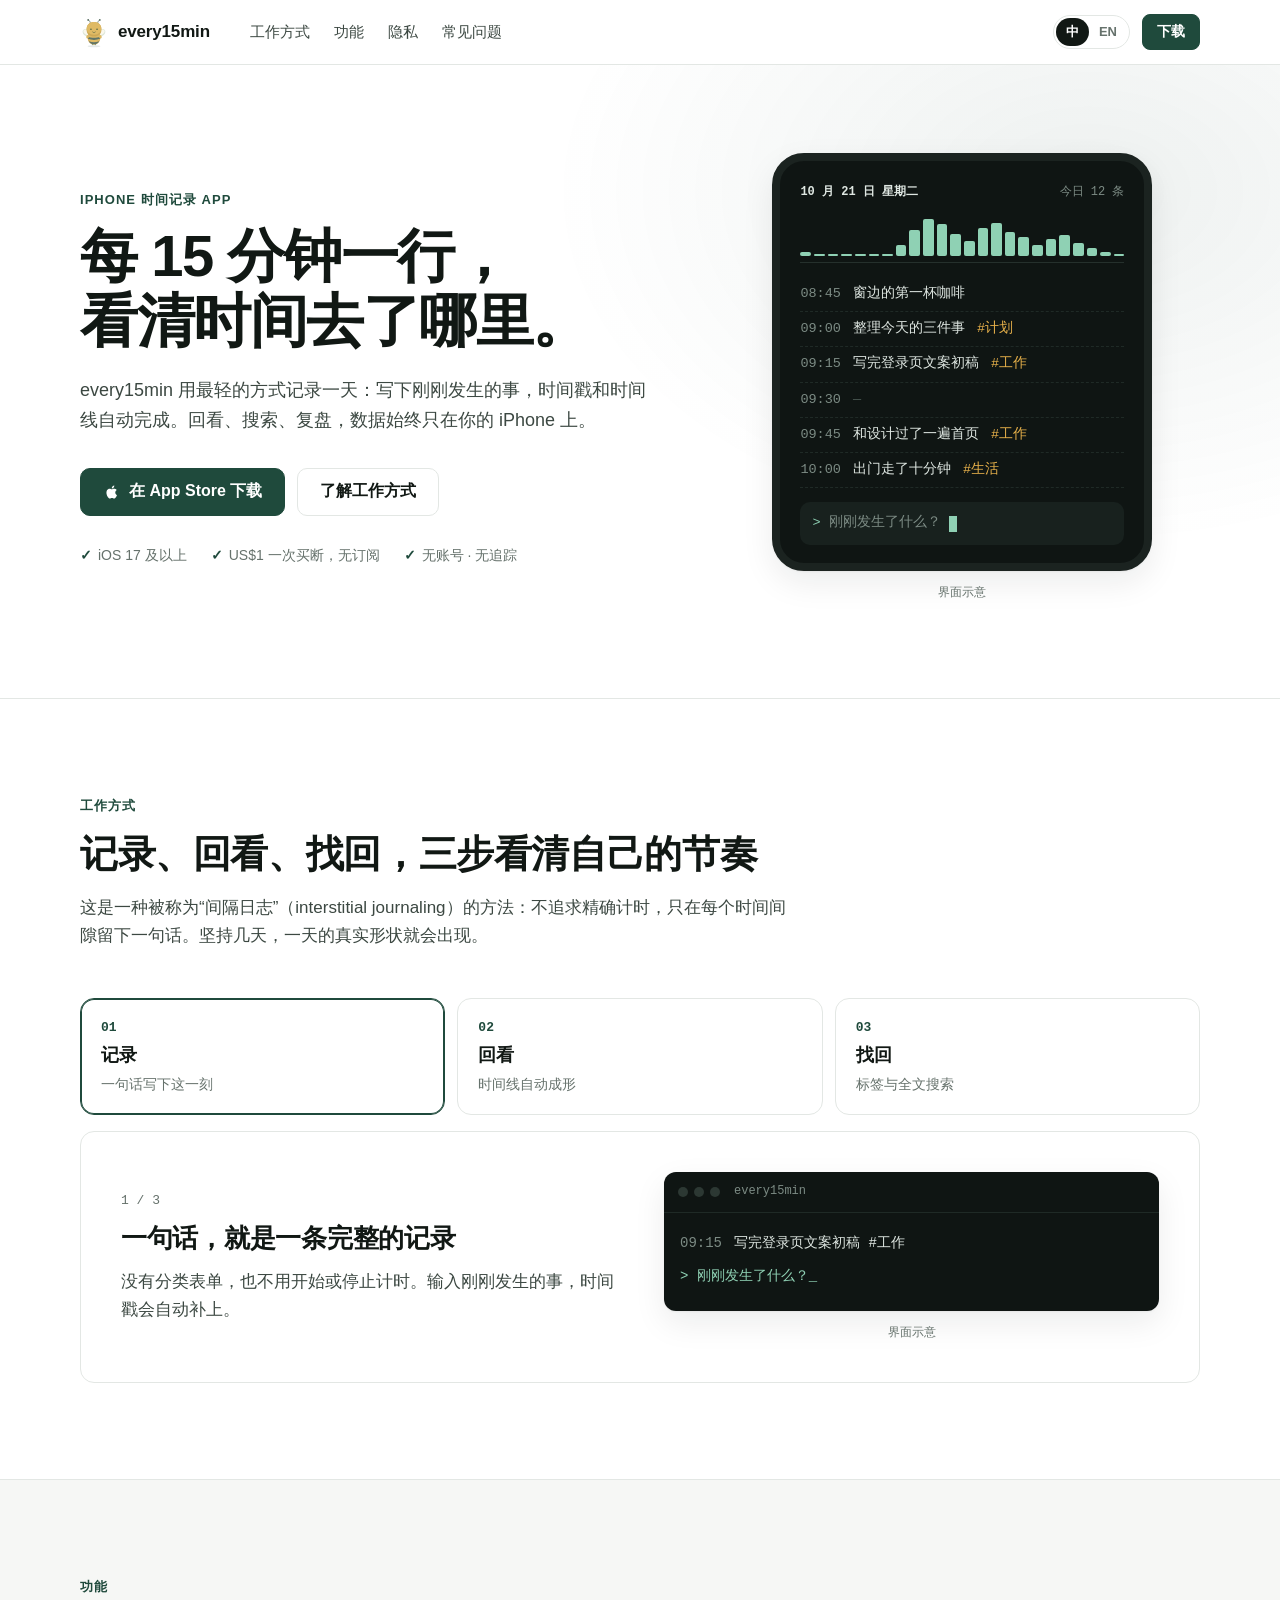
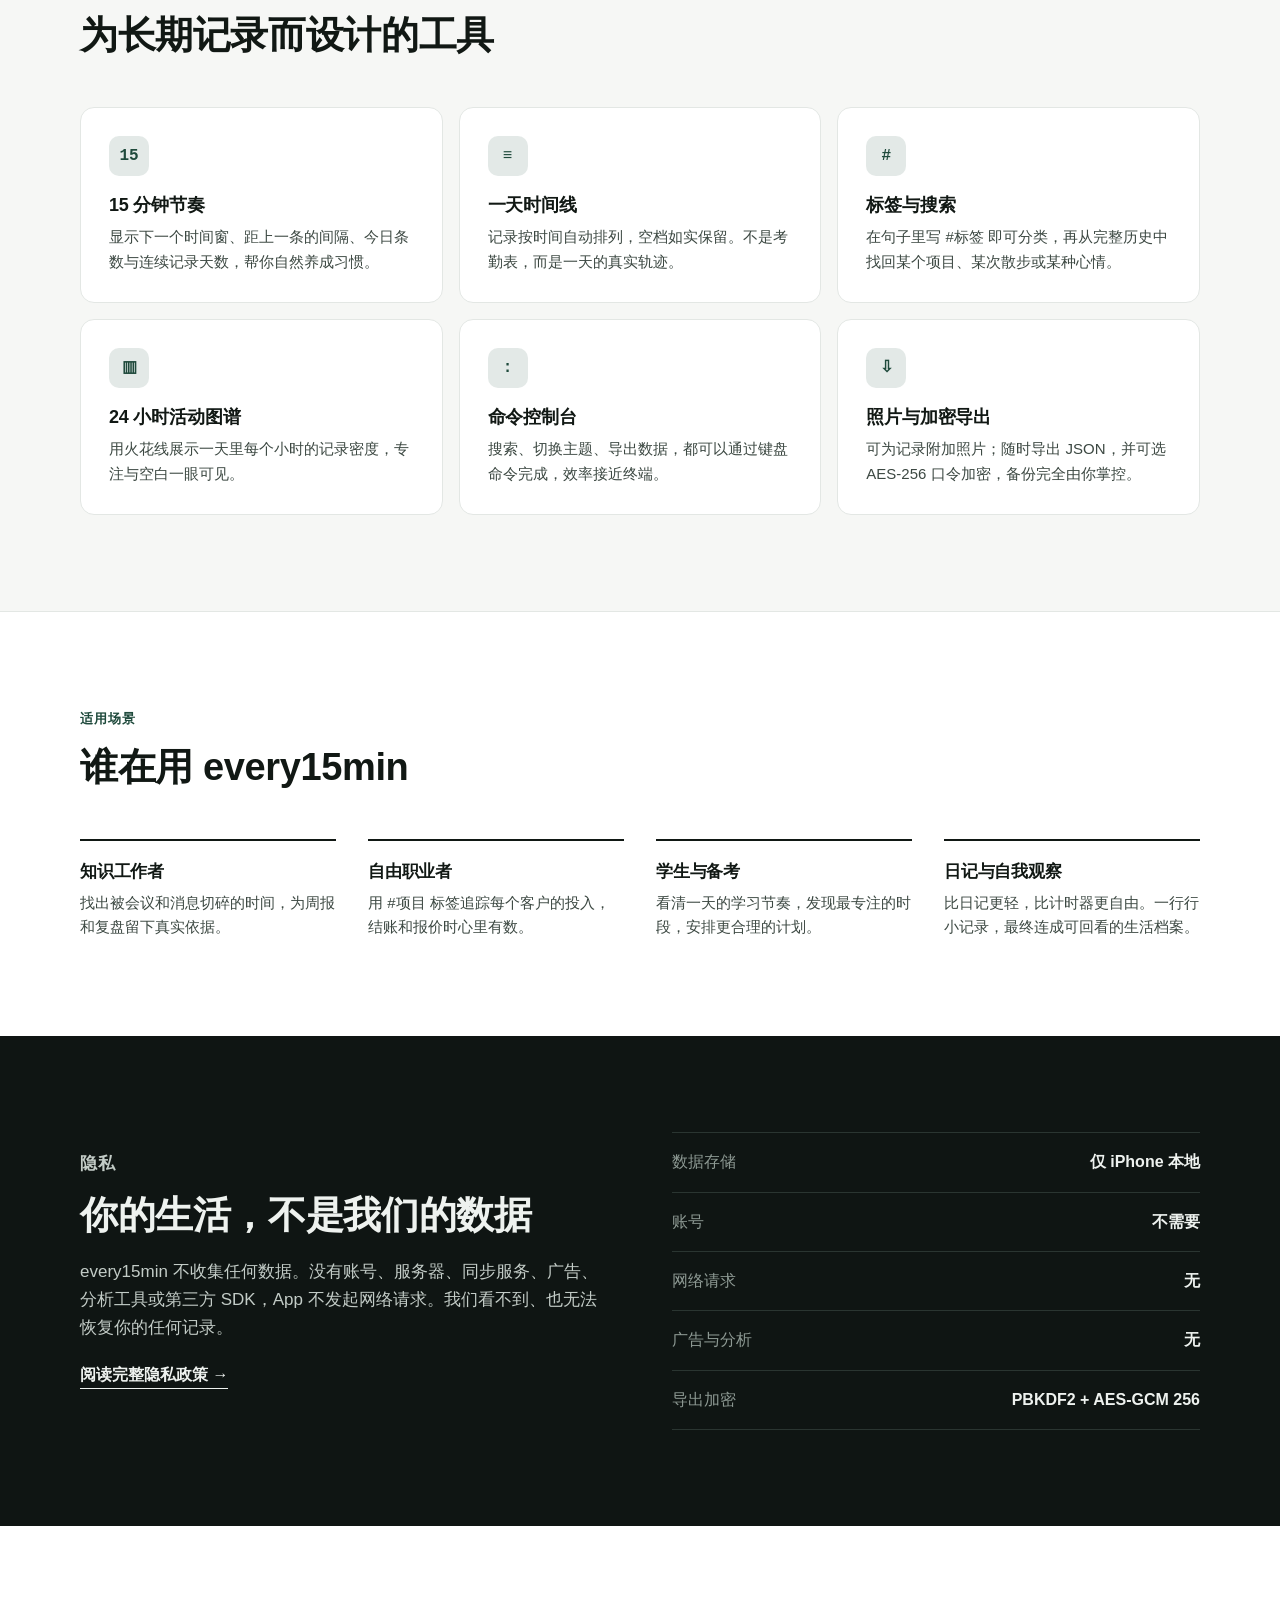
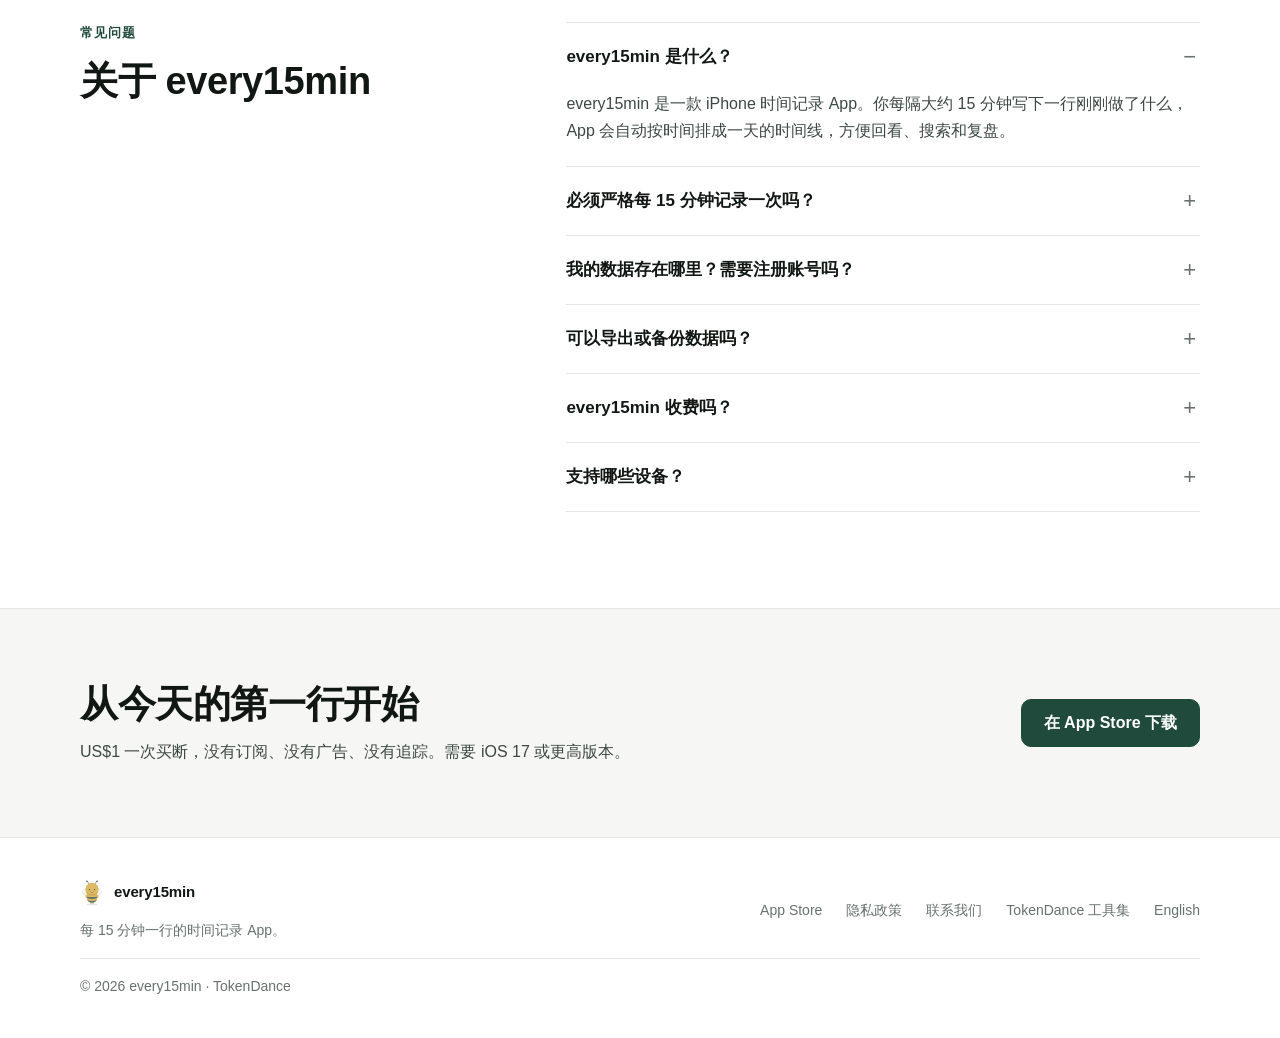
<file: index.html>
<!doctype html>
<html lang="zh-Hans" data-active="zh" data-page="zh">
  <head>
    <meta charset="utf-8" />
    <meta name="viewport" content="width=device-width,initial-scale=1" />
    <title data-title-zh="every15min：每 15 分钟一行的时间记录 App（iPhone）" data-title-en="every15min: a 15-minute time log app for iPhone">every15min：每 15 分钟一行的时间记录 App（iPhone）</title>
    <meta
      name="description"
      content="every15min 是一款 iPhone 时间记录 App：每 15 分钟写下一行刚刚发生的事，自动生成一天的时间线、标签与 24 小时活动图谱。数据只存在本机，无账号、无广告、无追踪，支持 AES-256 加密导出。"
    />
    <meta name="robots" content="index,follow,max-image-preview:large" />
    <meta name="author" content="TokenDance" />
    <link rel="canonical" href="https://every15min.tokendance.life/" />
    <link rel="alternate" hreflang="zh-Hans" href="https://every15min.tokendance.life/" />
    <link rel="alternate" hreflang="en" href="https://every15min.tokendance.life/en/" />
    <link rel="alternate" hreflang="x-default" href="https://every15min.tokendance.life/en/" />
    <meta name="theme-color" content="#ffffff" media="(prefers-color-scheme: light)" />
    <meta name="theme-color" content="#0f1513" media="(prefers-color-scheme: dark)" />
    <meta name="apple-itunes-app" content="app-id=6801988119" />

    <meta property="og:type" content="website" />
    <meta property="og:site_name" content="every15min" />
    <meta property="og:url" content="https://every15min.tokendance.life/" />
    <meta property="og:title" content="every15min：每 15 分钟一行的时间记录 App" />
    <meta
      property="og:description"
      content="每 15 分钟写一行，自动拼出一天的时间线。本地保存、无账号、无广告、无追踪。"
    />
    <meta property="og:image" content="https://every15min.tokendance.life/assets/og-image.png" />
    <meta property="og:image:width" content="1200" />
    <meta property="og:image:height" content="630" />
    <meta property="og:image:alt" content="every15min 时间记录 App 的时间线界面" />
    <meta property="og:locale" content="zh_CN" />
    <meta property="og:locale:alternate" content="en_US" />
    <meta name="twitter:card" content="summary_large_image" />
    <meta name="twitter:title" content="every15min：每 15 分钟一行的时间记录 App" />
    <meta
      name="twitter:description"
      content="每 15 分钟写一行，自动拼出一天的时间线。本地保存、无账号、无广告、无追踪。"
    />
    <meta name="twitter:image" content="https://every15min.tokendance.life/assets/og-image.png" />

    <link rel="icon" href="mascot.svg?v=pro-20261021" type="image/svg+xml" />
    <link rel="apple-touch-icon" href="assets/apple-touch-icon.png" />
    <link rel="stylesheet" href="story.css?v=pro-20261021" />

    <script type="application/ld+json">
      {
        "@context": "https://schema.org",
        "@graph": [
          {
            "@type": "Organization",
            "@id": "https://tokendance.life/#organization",
            "name": "TokenDance",
            "url": "https://tokendance.life/",
            "email": "tonybingpoon@gmail.com"
          },
          {
            "@type": "WebSite",
            "@id": "https://every15min.tokendance.life/#website",
            "url": "https://every15min.tokendance.life/",
            "name": "every15min",
            "inLanguage": ["zh-Hans", "en"],
            "publisher": { "@id": "https://tokendance.life/#organization" }
          },
          {
            "@type": "MobileApplication",
            "@id": "https://every15min.tokendance.life/#app",
            "name": "every15min",
            "alternateName": "every15min 时间记录",
            "description": "每 15 分钟写下一行刚刚发生的事，自动生成一天的时间线、标签与 24 小时活动图谱。数据只保存在本机，无账号、无广告、无追踪。",
            "operatingSystem": "iOS 17.0 or later",
            "applicationCategory": "ProductivityApplication",
            "offers": {
              "@type": "Offer",
              "price": "1.00",
              "priceCurrency": "USD",
              "availability": "https://schema.org/InStock",
              "url": "https://apps.apple.com/app/id6801988119"
            },
            "url": "https://every15min.tokendance.life/",
            "downloadUrl": "https://apps.apple.com/app/id6801988119",
            "installUrl": "https://apps.apple.com/app/id6801988119",
            "image": "https://every15min.tokendance.life/assets/og-image.png",
            "inLanguage": ["zh-Hans", "en"],
            "featureList": [
              "每 15 分钟一行的快速记录",
              "自动排列的一天时间线",
              "标签与全文搜索",
              "24 小时活动图谱",
              "键盘命令控制台",
              "为记录附加照片",
              "JSON 导出与 AES-256 加密"
            ],
            "publisher": { "@id": "https://tokendance.life/#organization" }
          },
          {
            "@type": "FAQPage",
            "@id": "https://every15min.tokendance.life/#faq",
            "mainEntity": [
              {
                "@type": "Question",
                "name": "every15min 是什么？",
                "acceptedAnswer": {
                  "@type": "Answer",
                  "text": "every15min 是一款 iPhone 时间记录 App。你每隔大约 15 分钟写下一行刚刚做了什么，App 会自动按时间排成一天的时间线，方便回看、搜索和复盘。"
                }
              },
              {
                "@type": "Question",
                "name": "必须严格每 15 分钟记录一次吗？",
                "acceptedAnswer": {
                  "@type": "Answer",
                  "text": "不必。15 分钟是一个建议节奏，App 会显示下一个时间窗和距离上一条的间隔。错过的时间段会如实留空，不会被自动补全。"
                }
              },
              {
                "@type": "Question",
                "name": "我的数据存在哪里？需要注册账号吗？",
                "acceptedAnswer": {
                  "@type": "Answer",
                  "text": "所有记录、照片和设置都只保存在你的 iPhone 上。every15min 没有账号、服务器、同步服务、广告或分析工具，App 本身不发起网络请求。"
                }
              },
              {
                "@type": "Question",
                "name": "可以导出或备份数据吗？",
                "acceptedAnswer": {
                  "@type": "Answer",
                  "text": "可以。你可以随时把记录导出为 JSON 文件，并可选择用口令加密（PBKDF2 + AES-GCM 256）。导入时在本机合并。删除 App 会同时删除本地数据，请保留导出文件作为备份。"
                }
              },
              {
                "@type": "Question",
                "name": "every15min 收费吗？",
                "acceptedAnswer": {
                  "@type": "Answer",
                  "text": "every15min 在 App Store 一次买断，售价 1 美元（其他地区以 App Store 显示的当地价格为准），没有订阅、没有广告、没有追踪。"
                }
              },
              {
                "@type": "Question",
                "name": "支持哪些设备？",
                "acceptedAnswer": {
                  "@type": "Answer",
                  "text": "需要 iOS 17 或更高版本的 iPhone。"
                }
              }
            ]
          }
        ]
      }
    </script>
  </head>
  <body>
    <a class="skip-link" href="#main"
      ><span data-lang="zh">跳到正文</span
      ><span data-lang="en">Skip to content</span></a
    >

    <header class="site-header">
      <div class="wrap header-inner">
        <a class="brand" href="/" aria-label="every15min 首页">
          <img src="mascot.svg?v=pro-20261021" width="28" height="28" alt="" />
          <span>every15min</span>
        </a>
        <nav class="site-nav" aria-label="主导航">
          <a href="#how"><span data-lang="zh">工作方式</span><span data-lang="en">How it works</span></a>
          <a href="#features"><span data-lang="zh">功能</span><span data-lang="en">Features</span></a>
          <a href="#privacy"><span data-lang="zh">隐私</span><span data-lang="en">Privacy</span></a>
          <a href="#faq"><span data-lang="zh">常见问题</span><span data-lang="en">FAQ</span></a>
        </nav>
        <div class="header-actions">
          <div class="langbar" role="group" aria-label="Language">
            <button type="button" data-set-lang="zh" data-href="/" aria-label="切换为中文" aria-pressed="true">中</button
            ><button type="button" data-set-lang="en" data-href="/en/" aria-label="Switch to English" aria-pressed="false">EN</button>
          </div>
          <a class="button button-small" href="https://apps.apple.com/app/id6801988119"
            ><span data-lang="zh">下载</span><span data-lang="en">Download</span></a
          >
        </div>
      </div>
    </header>

    <main id="main">
      <section class="hero">
        <div class="wrap hero-grid">
          <div class="hero-copy">
            <p class="eyebrow">
              <span data-lang="zh">iPhone 时间记录 App</span
              ><span data-lang="en">Time log app for iPhone</span>
            </p>
            <h1>
              <span data-lang="zh">每 15 分钟一行，<br />看清时间去了哪里。</span
              ><span data-lang="en">One line every 15 minutes.<br />See where your time goes.</span>
            </h1>
            <p class="lede" data-lang="zh">
              every15min 用最轻的方式记录一天：写下刚刚发生的事，时间戳和时间线自动完成。回看、搜索、复盘，数据始终只在你的 iPhone 上。
            </p>
            <p class="lede" data-lang="en">
              every15min is the lightest way to log your day. Write what just happened; timestamps and the timeline take care of themselves. Review, search and reflect, with your data kept only on your iPhone.
            </p>
            <div class="cta-row">
              <a class="button" href="https://apps.apple.com/app/id6801988119"
                ><svg aria-hidden="true" viewBox="0 0 24 24" width="18" height="18"><path fill="currentColor" d="M16.37 12.6c-.02-2.2 1.8-3.26 1.88-3.31-1.03-1.5-2.62-1.7-3.18-1.73-1.35-.14-2.64.8-3.33.8-.69 0-1.74-.78-2.87-.76-1.47.02-2.83.86-3.59 2.18-1.53 2.66-.39 6.6 1.1 8.76.73 1.06 1.6 2.24 2.73 2.2 1.1-.04 1.51-.71 2.84-.71 1.32 0 1.7.71 2.86.69 1.18-.02 1.93-1.07 2.65-2.13.84-1.22 1.18-2.41 1.2-2.47-.03-.01-2.3-.88-2.32-3.52ZM14.2 6.13c.6-.73 1.01-1.75.9-2.76-.87.04-1.92.58-2.54 1.31-.56.64-1.05 1.67-.92 2.66.97.08 1.96-.49 2.56-1.21Z"/></svg
                ><span data-lang="zh">在 App Store 下载</span
                ><span data-lang="en">Download on the App Store</span></a
              >
              <a class="button button-ghost" href="#how"
                ><span data-lang="zh">了解工作方式</span
                ><span data-lang="en">See how it works</span></a
              >
            </div>
            <ul class="fact-list">
              <li><span data-lang="zh">iOS 17 及以上</span><span data-lang="en">iOS 17 or later</span></li>
              <li><span data-lang="zh">US$1 一次买断，无订阅</span><span data-lang="en">US$1, one-time purchase</span></li>
              <li><span data-lang="zh">无账号 · 无追踪</span><span data-lang="en">No account · no tracking</span></li>
            </ul>
          </div>

          <figure class="device" aria-label="every15min 界面示意">
            <div class="device-screen">
              <div class="screen-top">
                <span class="screen-date"><span data-lang="zh">10 月 21 日 星期二</span><span data-lang="en">Tue, Oct 21</span></span>
                <span class="screen-stat"><span data-lang="zh">今日 12 条</span><span data-lang="en">12 today</span></span>
              </div>
              <div class="sparkline" aria-hidden="true">
                <i style="--h: 10%"></i><i style="--h: 0%"></i><i style="--h: 0%"></i><i style="--h: 0%"></i><i style="--h: 0%"></i><i style="--h: 0%"></i><i style="--h: 0%"></i><i style="--h: 30%"></i><i style="--h: 70%"></i><i style="--h: 100%"></i><i style="--h: 85%"></i><i style="--h: 60%"></i><i style="--h: 40%"></i><i style="--h: 75%"></i><i style="--h: 90%"></i><i style="--h: 65%"></i><i style="--h: 50%"></i><i style="--h: 30%"></i><i style="--h: 45%"></i><i style="--h: 55%"></i><i style="--h: 35%"></i><i style="--h: 20%"></i><i style="--h: 10%"></i><i style="--h: 0%"></i>
              </div>
              <ol class="log" data-lang="zh">
                <li><time>08:45</time>窗边的第一杯咖啡</li>
                <li><time>09:00</time>整理今天的三件事 <b>#计划</b></li>
                <li><time>09:15</time>写完登录页文案初稿 <b>#工作</b></li>
                <li class="gap"><time>09:30</time>—</li>
                <li><time>09:45</time>和设计过了一遍首页 <b>#工作</b></li>
                <li><time>10:00</time>出门走了十分钟 <b>#生活</b></li>
              </ol>
              <ol class="log" data-lang="en">
                <li><time>08:45</time>Coffee by the window</li>
                <li><time>09:00</time>Picked today’s top three <b>#plan</b></li>
                <li><time>09:15</time>Drafted landing page copy <b>#work</b></li>
                <li class="gap"><time>09:30</time>—</li>
                <li><time>09:45</time>Homepage review with design <b>#work</b></li>
                <li><time>10:00</time>A ten-minute walk <b>#life</b></li>
              </ol>
              <div class="prompt">
                <span>&gt;</span>
                <span data-lang="zh">刚刚发生了什么？</span><span data-lang="en">What just happened?</span>
                <i class="caret" aria-hidden="true"></i>
              </div>
            </div>
            <figcaption><span data-lang="zh">界面示意</span><span data-lang="en">Illustrative preview</span></figcaption>
          </figure>
        </div>
      </section>

      <section class="section" id="how" aria-labelledby="how-title">
        <div class="wrap">
          <div class="section-head">
            <p class="eyebrow"><span data-lang="zh">工作方式</span><span data-lang="en">How it works</span></p>
            <h2 id="how-title">
              <span data-lang="zh">记录、回看、找回，三步看清自己的节奏</span
              ><span data-lang="en">Capture, review, retrieve: three steps to see your rhythm</span>
            </h2>
            <p class="section-lede" data-lang="zh">
              这是一种被称为“间隔日志”（interstitial journaling）的方法：不追求精确计时，只在每个时间间隙留下一句话。坚持几天，一天的真实形状就会出现。
            </p>
            <p class="section-lede" data-lang="en">
              It is a form of interstitial journaling: no stopwatch, just one sentence in each gap of your day. After a few days, the real shape of your time becomes visible.
            </p>
          </div>
          <div class="steps" role="tablist" aria-label="every15min 工作方式">
            <button class="step active" data-scene="capture" type="button">
              <span class="step-no">01</span>
              <b><span data-lang="zh">记录</span><span data-lang="en">Capture</span></b>
              <small><span data-lang="zh">一句话写下这一刻</span><span data-lang="en">One line for this moment</span></small>
            </button>
            <button class="step" data-scene="timeline" type="button">
              <span class="step-no">02</span>
              <b><span data-lang="zh">回看</span><span data-lang="en">Review</span></b>
              <small><span data-lang="zh">时间线自动成形</span><span data-lang="en">The timeline builds itself</span></small>
            </button>
            <button class="step" data-scene="find" type="button">
              <span class="step-no">03</span>
              <b><span data-lang="zh">找回</span><span data-lang="en">Retrieve</span></b>
              <small><span data-lang="zh">标签与全文搜索</span><span data-lang="en">Tags and full-text search</span></small>
            </button>
          </div>
          <article class="scene" id="scene-panel" role="tabpanel" tabindex="0" aria-live="polite">
            <div>
              <p class="scene-kicker" id="sceneKicker">1 / 3</p>
              <h3 id="sceneTitle">一句话，就是一条完整的记录</h3>
              <p id="sceneText">
                没有分类表单，也不用开始或停止计时。输入刚刚发生的事，时间戳会自动补上。
              </p>
            </div>
            <div class="scene-visual" id="sceneVisual"></div>
          </article>
        </div>
      </section>

      <section class="section section-alt" id="features" aria-labelledby="features-title">
        <div class="wrap">
          <div class="section-head">
            <p class="eyebrow"><span data-lang="zh">功能</span><span data-lang="en">Features</span></p>
            <h2 id="features-title">
              <span data-lang="zh">为长期记录而设计的工具</span
              ><span data-lang="en">Built for logging that lasts</span>
            </h2>
          </div>
          <div class="feature-grid">
            <article class="feature">
              <span class="feature-icon" aria-hidden="true">15</span>
              <h3><span data-lang="zh">15 分钟节奏</span><span data-lang="en">15-minute rhythm</span></h3>
              <p data-lang="zh">显示下一个时间窗、距上一条的间隔、今日条数与连续记录天数，帮你自然养成习惯。</p>
              <p data-lang="en">Shows the next window, the gap since your last entry, today’s count and your streak, so the habit builds naturally.</p>
            </article>
            <article class="feature">
              <span class="feature-icon" aria-hidden="true">≡</span>
              <h3><span data-lang="zh">一天时间线</span><span data-lang="en">Daily timeline</span></h3>
              <p data-lang="zh">记录按时间自动排列，空档如实保留。不是考勤表，而是一天的真实轨迹。</p>
              <p data-lang="en">Entries fall into place by time and gaps stay honest. Not a timesheet, just an accurate trace of the day.</p>
            </article>
            <article class="feature">
              <span class="feature-icon" aria-hidden="true">#</span>
              <h3><span data-lang="zh">标签与搜索</span><span data-lang="en">Tags and search</span></h3>
              <p data-lang="zh">在句子里写 #标签 即可分类，再从完整历史中找回某个项目、某次散步或某种心情。</p>
              <p data-lang="en">Type a #tag inline, then pull any project, walk or mood back out of your full history.</p>
            </article>
            <article class="feature">
              <span class="feature-icon" aria-hidden="true">▥</span>
              <h3><span data-lang="zh">24 小时活动图谱</span><span data-lang="en">24-hour activity map</span></h3>
              <p data-lang="zh">用火花线展示一天里每个小时的记录密度，专注与空白一眼可见。</p>
              <p data-lang="en">A sparkline shows entry density for each hour, so focus and idle time are visible at a glance.</p>
            </article>
            <article class="feature">
              <span class="feature-icon" aria-hidden="true">:</span>
              <h3><span data-lang="zh">命令控制台</span><span data-lang="en">Command console</span></h3>
              <p data-lang="zh">搜索、切换主题、导出数据，都可以通过键盘命令完成，效率接近终端。</p>
              <p data-lang="en">Search, switch themes and export from keyboard commands, with terminal-like speed.</p>
            </article>
            <article class="feature">
              <span class="feature-icon" aria-hidden="true">⇩</span>
              <h3><span data-lang="zh">照片与加密导出</span><span data-lang="en">Photos and encrypted export</span></h3>
              <p data-lang="zh">可为记录附加照片；随时导出 JSON，并可选 AES-256 口令加密，备份完全由你掌控。</p>
              <p data-lang="en">Attach photos to entries. Export JSON anytime with optional AES-256 passphrase encryption; backups stay in your hands.</p>
            </article>
          </div>
        </div>
      </section>

      <section class="section" aria-labelledby="usecases-title">
        <div class="wrap">
          <div class="section-head">
            <p class="eyebrow"><span data-lang="zh">适用场景</span><span data-lang="en">Use cases</span></p>
            <h2 id="usecases-title">
              <span data-lang="zh">谁在用 every15min</span
              ><span data-lang="en">Who uses every15min</span>
            </h2>
          </div>
          <div class="usecase-grid">
            <div class="usecase">
              <h3><span data-lang="zh">知识工作者</span><span data-lang="en">Knowledge workers</span></h3>
              <p data-lang="zh">找出被会议和消息切碎的时间，为周报和复盘留下真实依据。</p>
              <p data-lang="en">Find the time lost to meetings and messages, and keep a factual record for weekly reviews.</p>
            </div>
            <div class="usecase">
              <h3><span data-lang="zh">自由职业者</span><span data-lang="en">Freelancers</span></h3>
              <p data-lang="zh">用 #项目 标签追踪每个客户的投入，结账和报价时心里有数。</p>
              <p data-lang="en">Track effort per client with #project tags, so invoices and quotes rest on real numbers.</p>
            </div>
            <div class="usecase">
              <h3><span data-lang="zh">学生与备考</span><span data-lang="en">Students</span></h3>
              <p data-lang="zh">看清一天的学习节奏，发现最专注的时段，安排更合理的计划。</p>
              <p data-lang="en">See your study rhythm, find your most focused hours and plan around them.</p>
            </div>
            <div class="usecase">
              <h3><span data-lang="zh">日记与自我观察</span><span data-lang="en">Journaling</span></h3>
              <p data-lang="zh">比日记更轻，比计时器更自由。一行行小记录，最终连成可回看的生活档案。</p>
              <p data-lang="en">Lighter than a diary, freer than a timer. Small lines add up to a life log you can revisit.</p>
            </div>
          </div>
        </div>
      </section>

      <section class="section section-dark" id="privacy" aria-labelledby="privacy-title">
        <div class="wrap privacy-grid">
          <div>
            <p class="eyebrow"><span data-lang="zh">隐私</span><span data-lang="en">Privacy</span></p>
            <h2 id="privacy-title">
              <span data-lang="zh">你的生活，不是我们的数据</span
              ><span data-lang="en">Your life is not our data</span>
            </h2>
            <p data-lang="zh">
              every15min 不收集任何数据。没有账号、服务器、同步服务、广告、分析工具或第三方 SDK，App 不发起网络请求。我们看不到、也无法恢复你的任何记录。
            </p>
            <p data-lang="en">
              every15min collects no data. There is no account, server, sync service, advertising, analytics or third-party SDK, and the app makes no network requests. We cannot see or recover anything you write.
            </p>
            <a class="text-link" href="privacy.html"
              ><span data-lang="zh">阅读完整隐私政策 →</span
              ><span data-lang="en">Read the full privacy policy →</span></a
            >
          </div>
          <dl class="spec-list">
            <div><dt><span data-lang="zh">数据存储</span><span data-lang="en">Storage</span></dt><dd><span data-lang="zh">仅 iPhone 本地</span><span data-lang="en">On your iPhone only</span></dd></div>
            <div><dt><span data-lang="zh">账号</span><span data-lang="en">Account</span></dt><dd><span data-lang="zh">不需要</span><span data-lang="en">None required</span></dd></div>
            <div><dt><span data-lang="zh">网络请求</span><span data-lang="en">Network</span></dt><dd><span data-lang="zh">无</span><span data-lang="en">None</span></dd></div>
            <div><dt><span data-lang="zh">广告与分析</span><span data-lang="en">Ads and analytics</span></dt><dd><span data-lang="zh">无</span><span data-lang="en">None</span></dd></div>
            <div><dt><span data-lang="zh">导出加密</span><span data-lang="en">Export encryption</span></dt><dd>PBKDF2 + AES-GCM 256</dd></div>
          </dl>
        </div>
      </section>

      <section class="section" id="faq" aria-labelledby="faq-title">
        <div class="wrap faq-wrap">
          <div class="section-head">
            <p class="eyebrow"><span data-lang="zh">常见问题</span><span data-lang="en">FAQ</span></p>
            <h2 id="faq-title">
              <span data-lang="zh">关于 every15min</span
              ><span data-lang="en">About every15min</span>
            </h2>
          </div>
          <div class="faq">
            <details open>
              <summary><span data-lang="zh">every15min 是什么？</span><span data-lang="en">What is every15min?</span></summary>
              <p data-lang="zh">every15min 是一款 iPhone 时间记录 App。你每隔大约 15 分钟写下一行刚刚做了什么，App 会自动按时间排成一天的时间线，方便回看、搜索和复盘。</p>
              <p data-lang="en">every15min is a time log app for iPhone. Roughly every 15 minutes you write one line about what you just did, and the app arranges it into a timeline you can review, search and reflect on.</p>
            </details>
            <details>
              <summary><span data-lang="zh">必须严格每 15 分钟记录一次吗？</span><span data-lang="en">Do I have to log exactly every 15 minutes?</span></summary>
              <p data-lang="zh">不必。15 分钟是一个建议节奏，App 会显示下一个时间窗和距离上一条的间隔。错过的时间段会如实留空，不会被自动补全。</p>
              <p data-lang="en">No. Fifteen minutes is a suggested rhythm; the app shows the next window and the gap since your last entry. Missed periods simply stay empty and are never filled in for you.</p>
            </details>
            <details>
              <summary><span data-lang="zh">我的数据存在哪里？需要注册账号吗？</span><span data-lang="en">Where is my data stored? Do I need an account?</span></summary>
              <p data-lang="zh">所有记录、照片和设置都只保存在你的 iPhone 上。every15min 没有账号、服务器、同步服务、广告或分析工具，App 本身不发起网络请求。</p>
              <p data-lang="en">Entries, photos and settings live only on your iPhone. There is no account, server, sync service, advertising or analytics, and the app makes no network requests.</p>
            </details>
            <details>
              <summary><span data-lang="zh">可以导出或备份数据吗？</span><span data-lang="en">Can I export or back up my data?</span></summary>
              <p data-lang="zh">可以。你可以随时把记录导出为 JSON 文件，并可选择用口令加密（PBKDF2 + AES-GCM 256）。导入时在本机合并。删除 App 会同时删除本地数据，请保留导出文件作为备份。</p>
              <p data-lang="en">Yes. Export to JSON at any time, optionally encrypted with a passphrase (PBKDF2 + AES-GCM 256). Imports merge locally. Deleting the app deletes its data, so keep an export as your backup.</p>
            </details>
            <details>
              <summary><span data-lang="zh">every15min 收费吗？</span><span data-lang="en">How much does it cost?</span></summary>
              <p data-lang="zh">every15min 在 App Store 一次买断，售价 1 美元（其他地区以 App Store 显示的当地价格为准），没有订阅、没有广告、没有追踪。</p>
              <p data-lang="en">every15min is a one-time purchase of US$1 on the App Store (local pricing may vary by region). No subscription, no ads, no tracking.</p>
            </details>
            <details>
              <summary><span data-lang="zh">支持哪些设备？</span><span data-lang="en">Which devices are supported?</span></summary>
              <p data-lang="zh">需要 iOS 17 或更高版本的 iPhone。</p>
              <p data-lang="en">An iPhone running iOS 17 or later.</p>
            </details>
          </div>
        </div>
      </section>

      <section class="section cta-band" aria-labelledby="cta-title">
        <div class="wrap cta-inner">
          <div>
            <h2 id="cta-title">
              <span data-lang="zh">从今天的第一行开始</span
              ><span data-lang="en">Start with today’s first line</span>
            </h2>
            <p data-lang="zh">US$1 一次买断，没有订阅、没有广告、没有追踪。需要 iOS 17 或更高版本。</p>
            <p data-lang="en">US$1, one-time purchase. No subscription, ads or tracking. Requires iOS 17 or later.</p>
          </div>
          <a class="button" href="https://apps.apple.com/app/id6801988119"
            ><span data-lang="zh">在 App Store 下载</span
            ><span data-lang="en">Download on the App Store</span></a
          >
        </div>
      </section>
    </main>

    <footer class="site-footer">
      <div class="wrap footer-inner">
        <div class="footer-brand">
          <a class="brand" href="/">
            <img src="mascot.svg?v=pro-20261021" width="24" height="24" alt="" />
            <span>every15min</span>
          </a>
          <p><span data-lang="zh">每 15 分钟一行的时间记录 App。</span><span data-lang="en">A time log, one line every 15 minutes.</span></p>
        </div>
        <nav class="footer-links" aria-label="页脚导航">
          <a href="https://apps.apple.com/app/id6801988119">App Store</a>
          <a href="privacy.html"><span data-lang="zh">隐私政策</span><span data-lang="en">Privacy policy</span></a>
          <a href="mailto:tonybingpoon@gmail.com"><span data-lang="zh">联系我们</span><span data-lang="en">Contact</span></a>
          <a href="https://tokendance.life/"><span data-lang="zh">TokenDance 工具集</span><span data-lang="en">TokenDance tools</span></a>
          <a href="/en/" hreflang="en" lang="en">English</a>
        </nav>
        <p class="copyright">© 2026 every15min · TokenDance</p>
      </div>
    </footer>
    <script src="/analytics.js?v=20261022c"></script>
    <script type="module" src="https://static.cloudflareinsights.com/beacon.min.js" data-cf-beacon='{"token": "9a2aa15702aa4fb48d0aad12bdae634c"}'></script>
    <script src="language.js?v=pro-20261021"></script>
    <script src="story.js?v=pro-20261021"></script>
  </body>
</html>
</file>
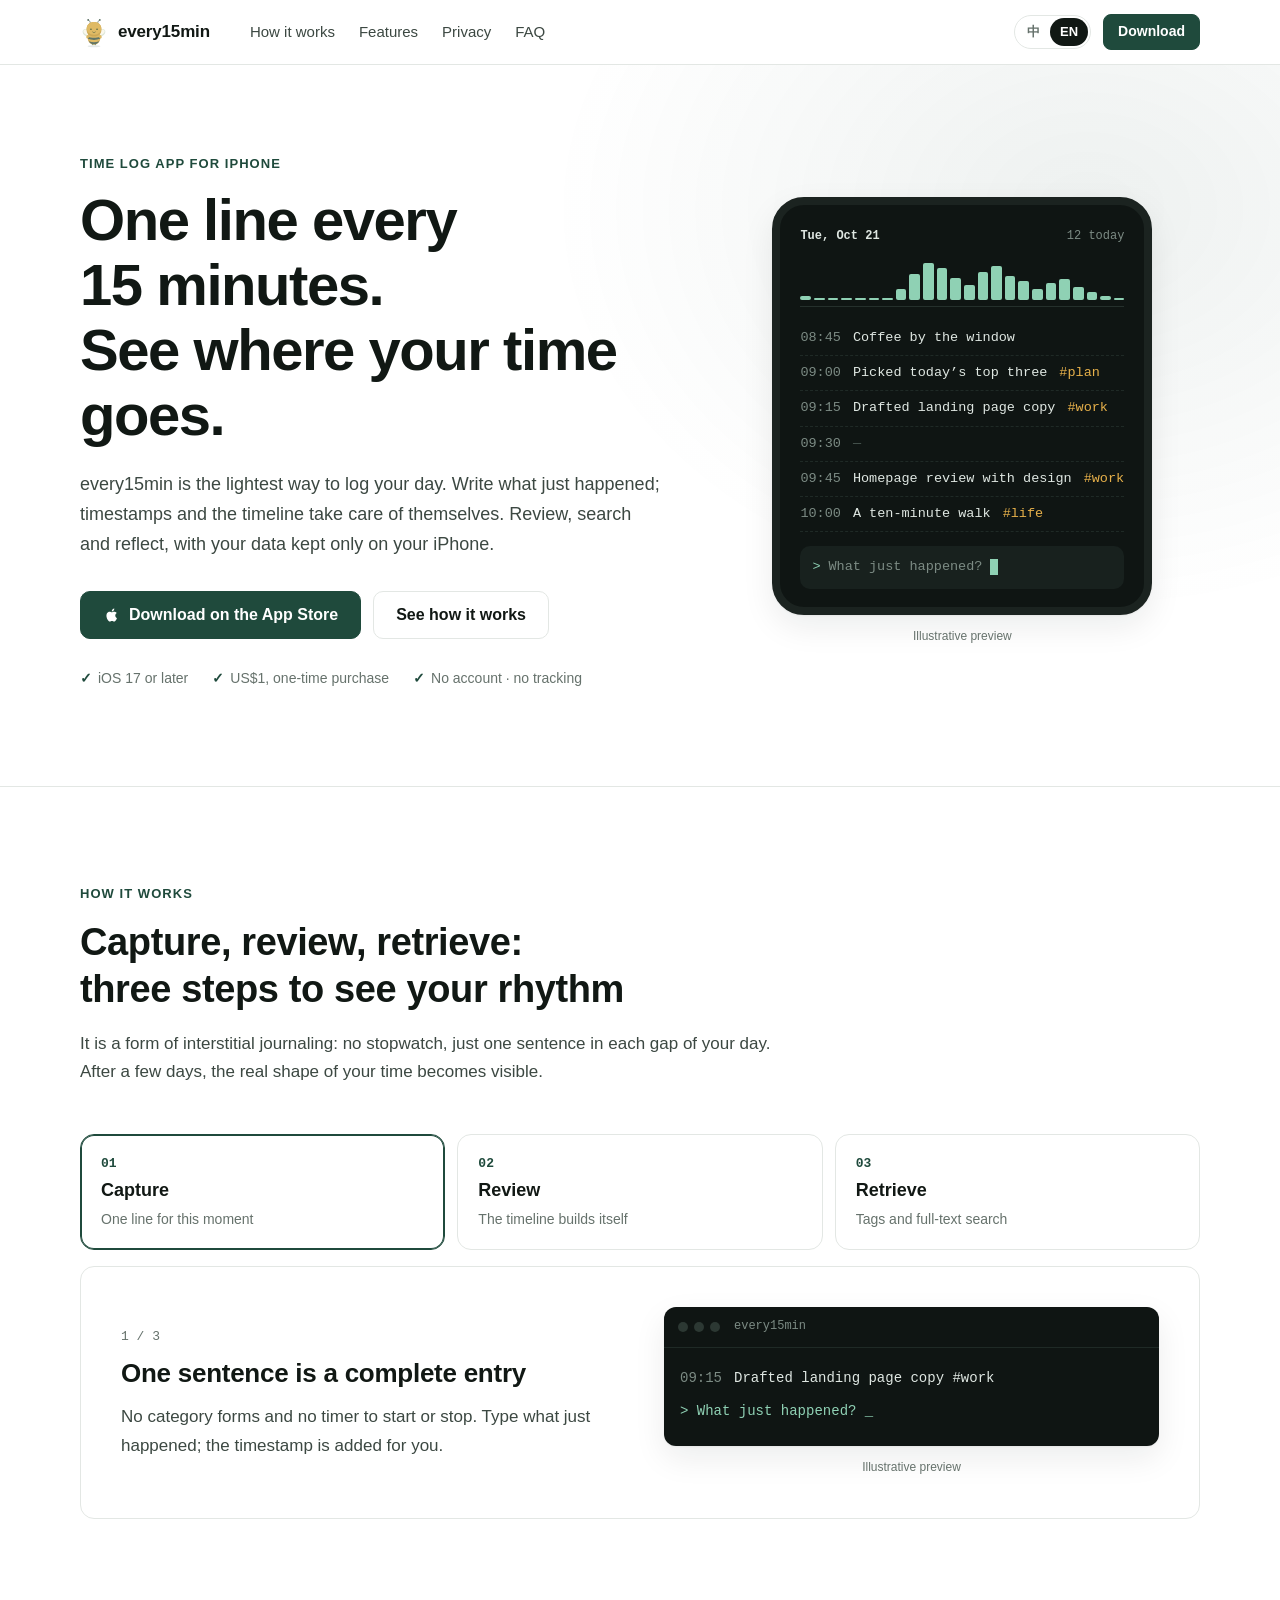
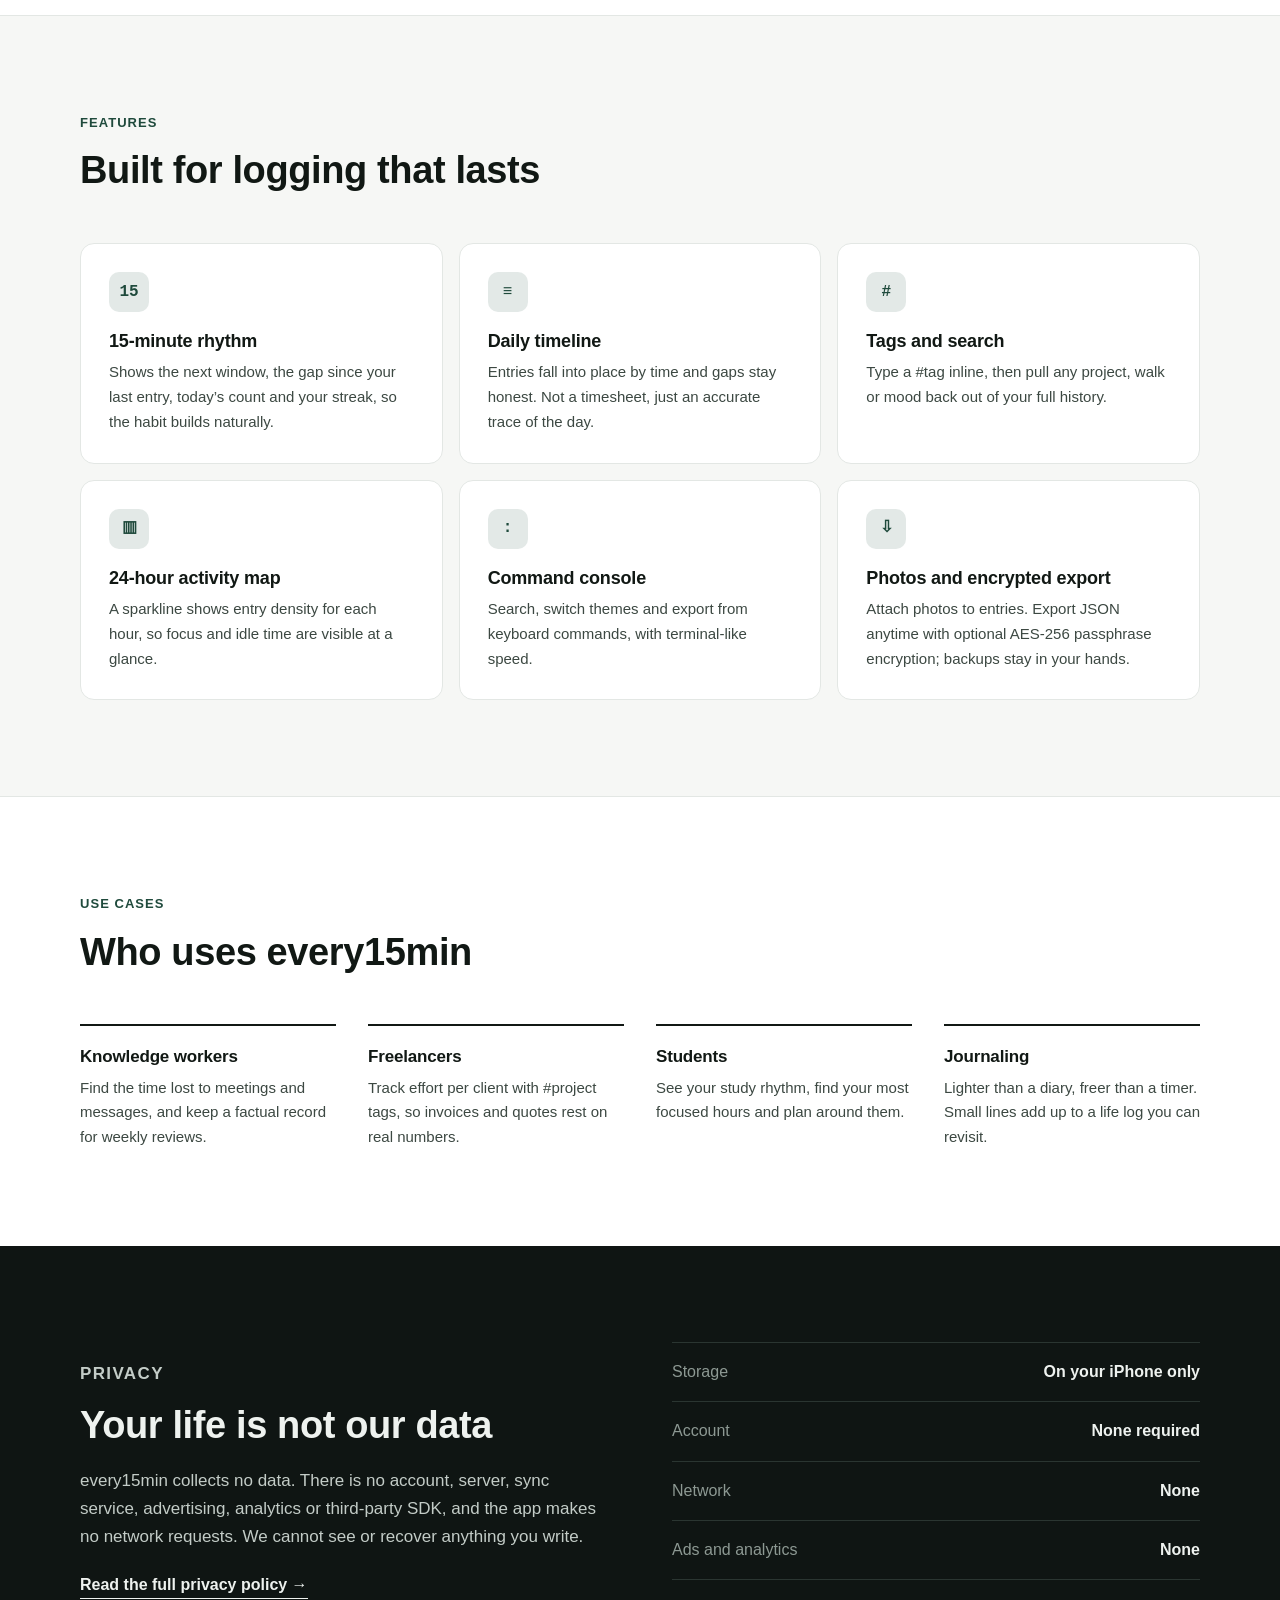
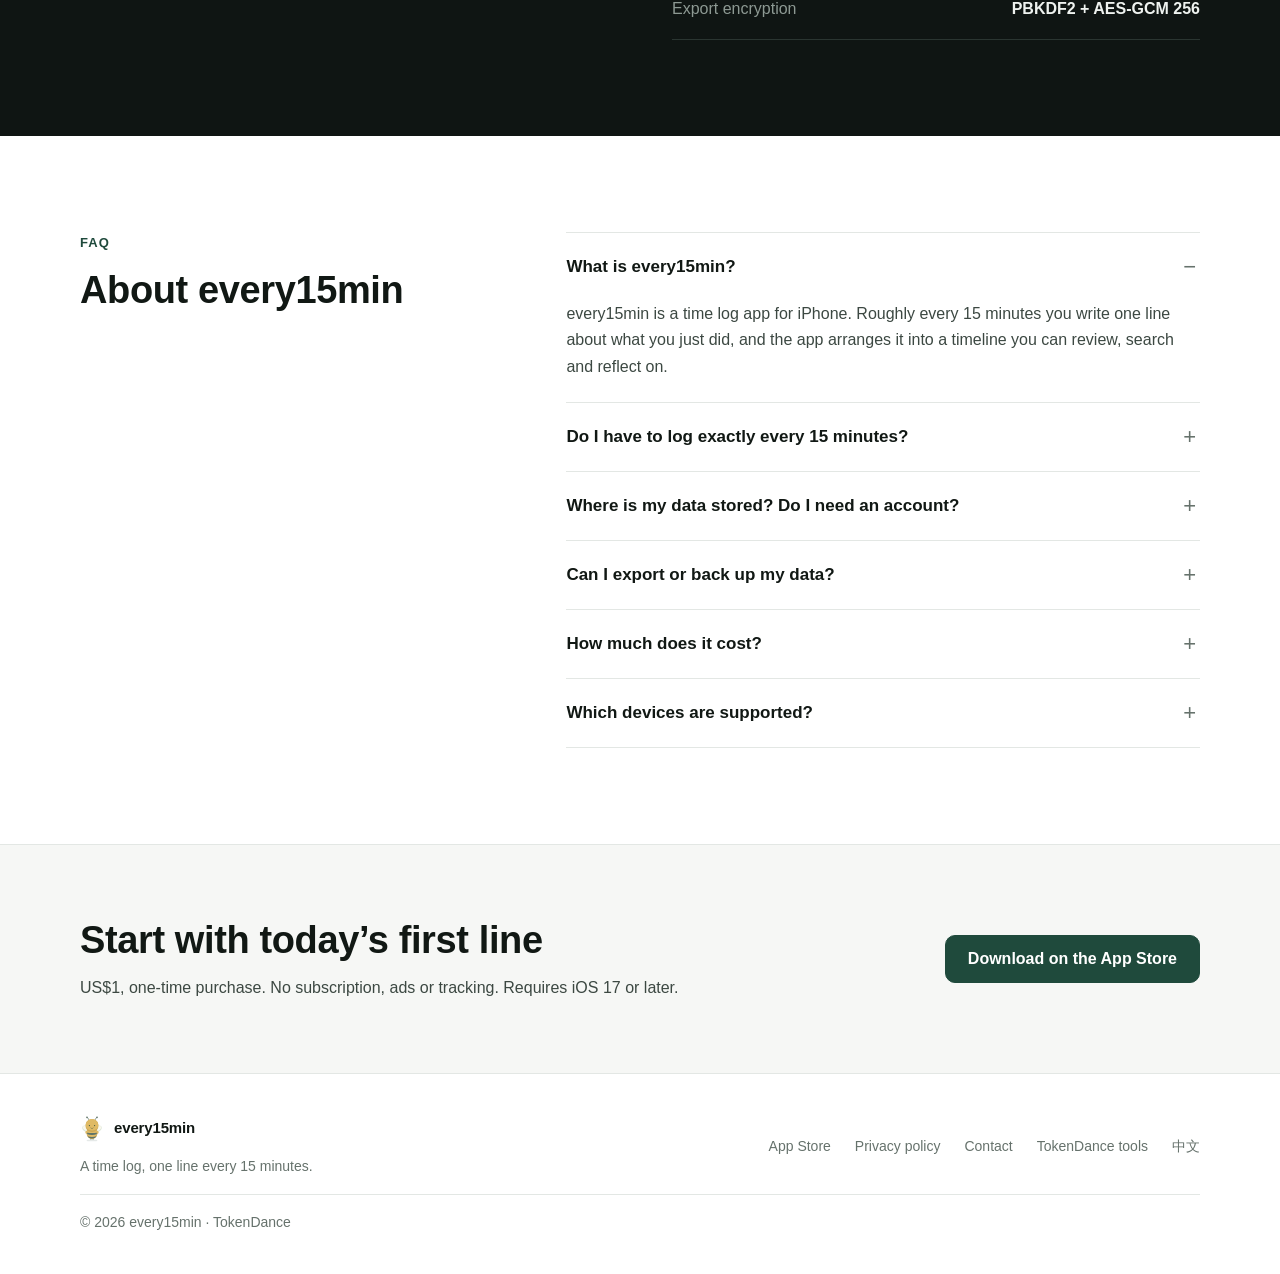
<file: en/index.html>
<!doctype html>
<html lang="en" data-active="en" data-page="en">
  <head>
    <meta charset="utf-8" />
    <meta name="viewport" content="width=device-width,initial-scale=1" />
    <title data-title-zh="every15min：每 15 分钟一行的时间记录 App（iPhone）" data-title-en="every15min: 15-minute time log and interstitial journaling app for iPhone">every15min: 15-minute time log and interstitial journaling app for iPhone</title>
    <meta
      name="description"
      content="every15min is a time log app for iPhone: write one line every 15 minutes and get a daily timeline, tags and a 24-hour activity map. Data stays on your iPhone. No account, no ads, no tracking."
    />
    <meta name="robots" content="index,follow,max-image-preview:large" />
    <meta name="author" content="TokenDance" />
    <link rel="canonical" href="https://every15min.tokendance.life/en/" />
    <link rel="alternate" hreflang="zh-Hans" href="https://every15min.tokendance.life/" />
    <link rel="alternate" hreflang="en" href="https://every15min.tokendance.life/en/" />
    <link rel="alternate" hreflang="x-default" href="https://every15min.tokendance.life/en/" />
    <meta name="theme-color" content="#ffffff" media="(prefers-color-scheme: light)" />
    <meta name="theme-color" content="#0f1513" media="(prefers-color-scheme: dark)" />
    <meta name="apple-itunes-app" content="app-id=6801988119" />

    <meta property="og:type" content="website" />
    <meta property="og:site_name" content="every15min" />
    <meta property="og:url" content="https://every15min.tokendance.life/en/" />
    <meta property="og:title" content="every15min: a 15-minute time log app for iPhone" />
    <meta property="og:description" content="Write one line every 15 minutes and get your day as a timeline. On-device only, no account, no ads, no tracking." />
    <meta property="og:image" content="https://every15min.tokendance.life/assets/og-image.png" />
    <meta property="og:image:width" content="1200" />
    <meta property="og:image:height" content="630" />
    <meta property="og:image:alt" content="The every15min timeline on iPhone" />
    <meta property="og:locale" content="en_US" />
    <meta property="og:locale:alternate" content="zh_CN" />
    <meta name="twitter:card" content="summary_large_image" />
    <meta name="twitter:title" content="every15min: a 15-minute time log app for iPhone" />
    <meta name="twitter:description" content="Write one line every 15 minutes and get your day as a timeline. On-device only, no account, no ads, no tracking." />
    <meta name="twitter:image" content="https://every15min.tokendance.life/assets/og-image.png" />

    <link rel="icon" href="/mascot.svg?v=pro-20261021" type="image/svg+xml" />
    <link rel="apple-touch-icon" href="/assets/apple-touch-icon.png" />
    <link rel="stylesheet" href="/story.css?v=pro-20261021" />

    <script type="application/ld+json">
{
  "@context": "https://schema.org",
  "@graph": [
    {
      "@type": "Organization",
      "@id": "https://tokendance.life/#organization",
      "name": "TokenDance",
      "url": "https://tokendance.life/",
      "email": "tonybingpoon@gmail.com"
    },
    {
      "@type": "WebSite",
      "@id": "https://every15min.tokendance.life/#website",
      "url": "https://every15min.tokendance.life/",
      "name": "every15min",
      "inLanguage": [
        "zh-Hans",
        "en"
      ],
      "publisher": {
        "@id": "https://tokendance.life/#organization"
      }
    },
    {
      "@type": "MobileApplication",
      "@id": "https://every15min.tokendance.life/#app",
      "name": "every15min",
      "alternateName": "every15min time log",
      "description": "Write one line about what just happened every 15 minutes and get a daily timeline, tags and a 24-hour activity map. Data stays on your iPhone: no account, no ads, no tracking.",
      "operatingSystem": "iOS 17.0 or later",
      "applicationCategory": "ProductivityApplication",
      "offers": {
        "@type": "Offer",
        "price": "1.00",
        "priceCurrency": "USD",
        "availability": "https://schema.org/InStock",
        "url": "https://apps.apple.com/app/id6801988119"
      },
      "url": "https://every15min.tokendance.life/en/",
      "downloadUrl": "https://apps.apple.com/app/id6801988119",
      "installUrl": "https://apps.apple.com/app/id6801988119",
      "image": "https://every15min.tokendance.life/assets/og-image.png",
      "inLanguage": [
        "zh-Hans",
        "en"
      ],
      "featureList": [
        "One-line capture every 15 minutes",
        "Automatic daily timeline",
        "Tags and full-text search",
        "24-hour activity map",
        "Keyboard command console",
        "Photos on entries",
        "JSON export with AES-256 encryption"
      ],
      "publisher": {
        "@id": "https://tokendance.life/#organization"
      }
    },
    {
      "@type": "FAQPage",
      "@id": "https://every15min.tokendance.life/en/#faq",
      "inLanguage": "en",
      "mainEntity": [
        {
          "@type": "Question",
          "name": "What is every15min?",
          "acceptedAnswer": {
            "@type": "Answer",
            "text": "every15min is a time log app for iPhone. Roughly every 15 minutes you write one line about what you just did, and the app arranges it into a timeline you can review, search and reflect on."
          }
        },
        {
          "@type": "Question",
          "name": "Do I have to log exactly every 15 minutes?",
          "acceptedAnswer": {
            "@type": "Answer",
            "text": "No. Fifteen minutes is a suggested rhythm; the app shows the next window and the gap since your last entry. Missed periods simply stay empty and are never filled in for you."
          }
        },
        {
          "@type": "Question",
          "name": "Where is my data stored? Do I need an account?",
          "acceptedAnswer": {
            "@type": "Answer",
            "text": "Entries, photos and settings live only on your iPhone. There is no account, server, sync service, advertising or analytics, and the app makes no network requests."
          }
        },
        {
          "@type": "Question",
          "name": "Can I export or back up my data?",
          "acceptedAnswer": {
            "@type": "Answer",
            "text": "Yes. Export to JSON at any time, optionally encrypted with a passphrase (PBKDF2 + AES-GCM 256). Imports merge locally. Deleting the app deletes its data, so keep an export as your backup."
          }
        },
        {
          "@type": "Question",
          "name": "How much does it cost?",
          "acceptedAnswer": {
            "@type": "Answer",
            "text": "every15min is a one-time purchase of US$1 on the App Store (local pricing may vary by region). No subscription, no ads, no tracking."
          }
        },
        {
          "@type": "Question",
          "name": "Which devices are supported?",
          "acceptedAnswer": {
            "@type": "Answer",
            "text": "An iPhone running iOS 17 or later."
          }
        }
      ]
    }
  ]
}
    </script>
  </head>
  <body>
    <a class="skip-link" href="#main"
      ><span data-lang="zh">跳到正文</span
      ><span data-lang="en">Skip to content</span></a
    >

    <header class="site-header">
      <div class="wrap header-inner">
        <a class="brand" href="/" aria-label="every15min home">
          <img src="/mascot.svg?v=pro-20261021" width="28" height="28" alt="" />
          <span>every15min</span>
        </a>
        <nav class="site-nav" aria-label="Main">
          <a href="#how"><span data-lang="zh">工作方式</span><span data-lang="en">How it works</span></a>
          <a href="#features"><span data-lang="zh">功能</span><span data-lang="en">Features</span></a>
          <a href="#privacy"><span data-lang="zh">隐私</span><span data-lang="en">Privacy</span></a>
          <a href="#faq"><span data-lang="zh">常见问题</span><span data-lang="en">FAQ</span></a>
        </nav>
        <div class="header-actions">
          <div class="langbar" role="group" aria-label="Language">
            <button type="button" data-set-lang="zh" data-href="/" aria-label="切换为中文" aria-pressed="false">中</button
            ><button type="button" data-set-lang="en" data-href="/en/" aria-label="Switch to English" aria-pressed="true">EN</button>
          </div>
          <a class="button button-small" href="https://apps.apple.com/app/id6801988119"
            ><span data-lang="zh">下载</span><span data-lang="en">Download</span></a
          >
        </div>
      </div>
    </header>

    <main id="main">
      <section class="hero">
        <div class="wrap hero-grid">
          <div class="hero-copy">
            <p class="eyebrow">
              <span data-lang="zh">iPhone 时间记录 App</span
              ><span data-lang="en">Time log app for iPhone</span>
            </p>
            <h1>
              <span data-lang="zh">每 15 分钟一行，<br />看清时间去了哪里。</span
              ><span data-lang="en">One line every 15 minutes.<br />See where your time goes.</span>
            </h1>
            <p class="lede" data-lang="zh">
              every15min 用最轻的方式记录一天：写下刚刚发生的事，时间戳和时间线自动完成。回看、搜索、复盘，数据始终只在你的 iPhone 上。
            </p>
            <p class="lede" data-lang="en">
              every15min is the lightest way to log your day. Write what just happened; timestamps and the timeline take care of themselves. Review, search and reflect, with your data kept only on your iPhone.
            </p>
            <div class="cta-row">
              <a class="button" href="https://apps.apple.com/app/id6801988119"
                ><svg aria-hidden="true" viewBox="0 0 24 24" width="18" height="18"><path fill="currentColor" d="M16.37 12.6c-.02-2.2 1.8-3.26 1.88-3.31-1.03-1.5-2.62-1.7-3.18-1.73-1.35-.14-2.64.8-3.33.8-.69 0-1.74-.78-2.87-.76-1.47.02-2.83.86-3.59 2.18-1.53 2.66-.39 6.6 1.1 8.76.73 1.06 1.6 2.24 2.73 2.2 1.1-.04 1.51-.71 2.84-.71 1.32 0 1.7.71 2.86.69 1.18-.02 1.93-1.07 2.65-2.13.84-1.22 1.18-2.41 1.2-2.47-.03-.01-2.3-.88-2.32-3.52ZM14.2 6.13c.6-.73 1.01-1.75.9-2.76-.87.04-1.92.58-2.54 1.31-.56.64-1.05 1.67-.92 2.66.97.08 1.96-.49 2.56-1.21Z"/></svg
                ><span data-lang="zh">在 App Store 下载</span
                ><span data-lang="en">Download on the App Store</span></a
              >
              <a class="button button-ghost" href="#how"
                ><span data-lang="zh">了解工作方式</span
                ><span data-lang="en">See how it works</span></a
              >
            </div>
            <ul class="fact-list">
              <li><span data-lang="zh">iOS 17 及以上</span><span data-lang="en">iOS 17 or later</span></li>
              <li><span data-lang="zh">US$1 一次买断，无订阅</span><span data-lang="en">US$1, one-time purchase</span></li>
              <li><span data-lang="zh">无账号 · 无追踪</span><span data-lang="en">No account · no tracking</span></li>
            </ul>
          </div>

          <figure class="device" aria-label="every15min interface preview">
            <div class="device-screen">
              <div class="screen-top">
                <span class="screen-date"><span data-lang="zh">10 月 21 日 星期二</span><span data-lang="en">Tue, Oct 21</span></span>
                <span class="screen-stat"><span data-lang="zh">今日 12 条</span><span data-lang="en">12 today</span></span>
              </div>
              <div class="sparkline" aria-hidden="true">
                <i style="--h: 10%"></i><i style="--h: 0%"></i><i style="--h: 0%"></i><i style="--h: 0%"></i><i style="--h: 0%"></i><i style="--h: 0%"></i><i style="--h: 0%"></i><i style="--h: 30%"></i><i style="--h: 70%"></i><i style="--h: 100%"></i><i style="--h: 85%"></i><i style="--h: 60%"></i><i style="--h: 40%"></i><i style="--h: 75%"></i><i style="--h: 90%"></i><i style="--h: 65%"></i><i style="--h: 50%"></i><i style="--h: 30%"></i><i style="--h: 45%"></i><i style="--h: 55%"></i><i style="--h: 35%"></i><i style="--h: 20%"></i><i style="--h: 10%"></i><i style="--h: 0%"></i>
              </div>
              <ol class="log" data-lang="zh">
                <li><time>08:45</time>窗边的第一杯咖啡</li>
                <li><time>09:00</time>整理今天的三件事 <b>#计划</b></li>
                <li><time>09:15</time>写完登录页文案初稿 <b>#工作</b></li>
                <li class="gap"><time>09:30</time>—</li>
                <li><time>09:45</time>和设计过了一遍首页 <b>#工作</b></li>
                <li><time>10:00</time>出门走了十分钟 <b>#生活</b></li>
              </ol>
              <ol class="log" data-lang="en">
                <li><time>08:45</time>Coffee by the window</li>
                <li><time>09:00</time>Picked today’s top three <b>#plan</b></li>
                <li><time>09:15</time>Drafted landing page copy <b>#work</b></li>
                <li class="gap"><time>09:30</time>—</li>
                <li><time>09:45</time>Homepage review with design <b>#work</b></li>
                <li><time>10:00</time>A ten-minute walk <b>#life</b></li>
              </ol>
              <div class="prompt">
                <span>&gt;</span>
                <span data-lang="zh">刚刚发生了什么？</span><span data-lang="en">What just happened?</span>
                <i class="caret" aria-hidden="true"></i>
              </div>
            </div>
            <figcaption><span data-lang="zh">界面示意</span><span data-lang="en">Illustrative preview</span></figcaption>
          </figure>
        </div>
      </section>

      <section class="section" id="how" aria-labelledby="how-title">
        <div class="wrap">
          <div class="section-head">
            <p class="eyebrow"><span data-lang="zh">工作方式</span><span data-lang="en">How it works</span></p>
            <h2 id="how-title">
              <span data-lang="zh">记录、回看、找回，三步看清自己的节奏</span
              ><span data-lang="en">Capture, review, retrieve: three steps to see your rhythm</span>
            </h2>
            <p class="section-lede" data-lang="zh">
              这是一种被称为“间隔日志”（interstitial journaling）的方法：不追求精确计时，只在每个时间间隙留下一句话。坚持几天，一天的真实形状就会出现。
            </p>
            <p class="section-lede" data-lang="en">
              It is a form of interstitial journaling: no stopwatch, just one sentence in each gap of your day. After a few days, the real shape of your time becomes visible.
            </p>
          </div>
          <div class="steps" role="tablist" aria-label="How every15min works">
            <button class="step active" data-scene="capture" type="button">
              <span class="step-no">01</span>
              <b><span data-lang="zh">记录</span><span data-lang="en">Capture</span></b>
              <small><span data-lang="zh">一句话写下这一刻</span><span data-lang="en">One line for this moment</span></small>
            </button>
            <button class="step" data-scene="timeline" type="button">
              <span class="step-no">02</span>
              <b><span data-lang="zh">回看</span><span data-lang="en">Review</span></b>
              <small><span data-lang="zh">时间线自动成形</span><span data-lang="en">The timeline builds itself</span></small>
            </button>
            <button class="step" data-scene="find" type="button">
              <span class="step-no">03</span>
              <b><span data-lang="zh">找回</span><span data-lang="en">Retrieve</span></b>
              <small><span data-lang="zh">标签与全文搜索</span><span data-lang="en">Tags and full-text search</span></small>
            </button>
          </div>
          <article class="scene" id="scene-panel" role="tabpanel" tabindex="0" aria-live="polite">
            <div>
              <p class="scene-kicker" id="sceneKicker">1 / 3</p>
              <h3 id="sceneTitle">One sentence is a complete entry</h3>
              <p id="sceneText">
                No category forms and no timer to start or stop. Type what just happened; the timestamp is added for you.
              </p>
            </div>
            <div class="scene-visual" id="sceneVisual"></div>
          </article>
        </div>
      </section>

      <section class="section section-alt" id="features" aria-labelledby="features-title">
        <div class="wrap">
          <div class="section-head">
            <p class="eyebrow"><span data-lang="zh">功能</span><span data-lang="en">Features</span></p>
            <h2 id="features-title">
              <span data-lang="zh">为长期记录而设计的工具</span
              ><span data-lang="en">Built for logging that lasts</span>
            </h2>
          </div>
          <div class="feature-grid">
            <article class="feature">
              <span class="feature-icon" aria-hidden="true">15</span>
              <h3><span data-lang="zh">15 分钟节奏</span><span data-lang="en">15-minute rhythm</span></h3>
              <p data-lang="zh">显示下一个时间窗、距上一条的间隔、今日条数与连续记录天数，帮你自然养成习惯。</p>
              <p data-lang="en">Shows the next window, the gap since your last entry, today’s count and your streak, so the habit builds naturally.</p>
            </article>
            <article class="feature">
              <span class="feature-icon" aria-hidden="true">≡</span>
              <h3><span data-lang="zh">一天时间线</span><span data-lang="en">Daily timeline</span></h3>
              <p data-lang="zh">记录按时间自动排列，空档如实保留。不是考勤表，而是一天的真实轨迹。</p>
              <p data-lang="en">Entries fall into place by time and gaps stay honest. Not a timesheet, just an accurate trace of the day.</p>
            </article>
            <article class="feature">
              <span class="feature-icon" aria-hidden="true">#</span>
              <h3><span data-lang="zh">标签与搜索</span><span data-lang="en">Tags and search</span></h3>
              <p data-lang="zh">在句子里写 #标签 即可分类，再从完整历史中找回某个项目、某次散步或某种心情。</p>
              <p data-lang="en">Type a #tag inline, then pull any project, walk or mood back out of your full history.</p>
            </article>
            <article class="feature">
              <span class="feature-icon" aria-hidden="true">▥</span>
              <h3><span data-lang="zh">24 小时活动图谱</span><span data-lang="en">24-hour activity map</span></h3>
              <p data-lang="zh">用火花线展示一天里每个小时的记录密度，专注与空白一眼可见。</p>
              <p data-lang="en">A sparkline shows entry density for each hour, so focus and idle time are visible at a glance.</p>
            </article>
            <article class="feature">
              <span class="feature-icon" aria-hidden="true">:</span>
              <h3><span data-lang="zh">命令控制台</span><span data-lang="en">Command console</span></h3>
              <p data-lang="zh">搜索、切换主题、导出数据，都可以通过键盘命令完成，效率接近终端。</p>
              <p data-lang="en">Search, switch themes and export from keyboard commands, with terminal-like speed.</p>
            </article>
            <article class="feature">
              <span class="feature-icon" aria-hidden="true">⇩</span>
              <h3><span data-lang="zh">照片与加密导出</span><span data-lang="en">Photos and encrypted export</span></h3>
              <p data-lang="zh">可为记录附加照片；随时导出 JSON，并可选 AES-256 口令加密，备份完全由你掌控。</p>
              <p data-lang="en">Attach photos to entries. Export JSON anytime with optional AES-256 passphrase encryption; backups stay in your hands.</p>
            </article>
          </div>
        </div>
      </section>

      <section class="section" aria-labelledby="usecases-title">
        <div class="wrap">
          <div class="section-head">
            <p class="eyebrow"><span data-lang="zh">适用场景</span><span data-lang="en">Use cases</span></p>
            <h2 id="usecases-title">
              <span data-lang="zh">谁在用 every15min</span
              ><span data-lang="en">Who uses every15min</span>
            </h2>
          </div>
          <div class="usecase-grid">
            <div class="usecase">
              <h3><span data-lang="zh">知识工作者</span><span data-lang="en">Knowledge workers</span></h3>
              <p data-lang="zh">找出被会议和消息切碎的时间，为周报和复盘留下真实依据。</p>
              <p data-lang="en">Find the time lost to meetings and messages, and keep a factual record for weekly reviews.</p>
            </div>
            <div class="usecase">
              <h3><span data-lang="zh">自由职业者</span><span data-lang="en">Freelancers</span></h3>
              <p data-lang="zh">用 #项目 标签追踪每个客户的投入，结账和报价时心里有数。</p>
              <p data-lang="en">Track effort per client with #project tags, so invoices and quotes rest on real numbers.</p>
            </div>
            <div class="usecase">
              <h3><span data-lang="zh">学生与备考</span><span data-lang="en">Students</span></h3>
              <p data-lang="zh">看清一天的学习节奏，发现最专注的时段，安排更合理的计划。</p>
              <p data-lang="en">See your study rhythm, find your most focused hours and plan around them.</p>
            </div>
            <div class="usecase">
              <h3><span data-lang="zh">日记与自我观察</span><span data-lang="en">Journaling</span></h3>
              <p data-lang="zh">比日记更轻，比计时器更自由。一行行小记录，最终连成可回看的生活档案。</p>
              <p data-lang="en">Lighter than a diary, freer than a timer. Small lines add up to a life log you can revisit.</p>
            </div>
          </div>
        </div>
      </section>

      <section class="section section-dark" id="privacy" aria-labelledby="privacy-title">
        <div class="wrap privacy-grid">
          <div>
            <p class="eyebrow"><span data-lang="zh">隐私</span><span data-lang="en">Privacy</span></p>
            <h2 id="privacy-title">
              <span data-lang="zh">你的生活，不是我们的数据</span
              ><span data-lang="en">Your life is not our data</span>
            </h2>
            <p data-lang="zh">
              every15min 不收集任何数据。没有账号、服务器、同步服务、广告、分析工具或第三方 SDK，App 不发起网络请求。我们看不到、也无法恢复你的任何记录。
            </p>
            <p data-lang="en">
              every15min collects no data. There is no account, server, sync service, advertising, analytics or third-party SDK, and the app makes no network requests. We cannot see or recover anything you write.
            </p>
            <a class="text-link" href="/privacy.html"
              ><span data-lang="zh">阅读完整隐私政策 →</span
              ><span data-lang="en">Read the full privacy policy →</span></a
            >
          </div>
          <dl class="spec-list">
            <div><dt><span data-lang="zh">数据存储</span><span data-lang="en">Storage</span></dt><dd><span data-lang="zh">仅 iPhone 本地</span><span data-lang="en">On your iPhone only</span></dd></div>
            <div><dt><span data-lang="zh">账号</span><span data-lang="en">Account</span></dt><dd><span data-lang="zh">不需要</span><span data-lang="en">None required</span></dd></div>
            <div><dt><span data-lang="zh">网络请求</span><span data-lang="en">Network</span></dt><dd><span data-lang="zh">无</span><span data-lang="en">None</span></dd></div>
            <div><dt><span data-lang="zh">广告与分析</span><span data-lang="en">Ads and analytics</span></dt><dd><span data-lang="zh">无</span><span data-lang="en">None</span></dd></div>
            <div><dt><span data-lang="zh">导出加密</span><span data-lang="en">Export encryption</span></dt><dd>PBKDF2 + AES-GCM 256</dd></div>
          </dl>
        </div>
      </section>

      <section class="section" id="faq" aria-labelledby="faq-title">
        <div class="wrap faq-wrap">
          <div class="section-head">
            <p class="eyebrow"><span data-lang="zh">常见问题</span><span data-lang="en">FAQ</span></p>
            <h2 id="faq-title">
              <span data-lang="zh">关于 every15min</span
              ><span data-lang="en">About every15min</span>
            </h2>
          </div>
          <div class="faq">
            <details open>
              <summary><span data-lang="zh">every15min 是什么？</span><span data-lang="en">What is every15min?</span></summary>
              <p data-lang="zh">every15min 是一款 iPhone 时间记录 App。你每隔大约 15 分钟写下一行刚刚做了什么，App 会自动按时间排成一天的时间线，方便回看、搜索和复盘。</p>
              <p data-lang="en">every15min is a time log app for iPhone. Roughly every 15 minutes you write one line about what you just did, and the app arranges it into a timeline you can review, search and reflect on.</p>
            </details>
            <details>
              <summary><span data-lang="zh">必须严格每 15 分钟记录一次吗？</span><span data-lang="en">Do I have to log exactly every 15 minutes?</span></summary>
              <p data-lang="zh">不必。15 分钟是一个建议节奏，App 会显示下一个时间窗和距离上一条的间隔。错过的时间段会如实留空，不会被自动补全。</p>
              <p data-lang="en">No. Fifteen minutes is a suggested rhythm; the app shows the next window and the gap since your last entry. Missed periods simply stay empty and are never filled in for you.</p>
            </details>
            <details>
              <summary><span data-lang="zh">我的数据存在哪里？需要注册账号吗？</span><span data-lang="en">Where is my data stored? Do I need an account?</span></summary>
              <p data-lang="zh">所有记录、照片和设置都只保存在你的 iPhone 上。every15min 没有账号、服务器、同步服务、广告或分析工具，App 本身不发起网络请求。</p>
              <p data-lang="en">Entries, photos and settings live only on your iPhone. There is no account, server, sync service, advertising or analytics, and the app makes no network requests.</p>
            </details>
            <details>
              <summary><span data-lang="zh">可以导出或备份数据吗？</span><span data-lang="en">Can I export or back up my data?</span></summary>
              <p data-lang="zh">可以。你可以随时把记录导出为 JSON 文件，并可选择用口令加密（PBKDF2 + AES-GCM 256）。导入时在本机合并。删除 App 会同时删除本地数据，请保留导出文件作为备份。</p>
              <p data-lang="en">Yes. Export to JSON at any time, optionally encrypted with a passphrase (PBKDF2 + AES-GCM 256). Imports merge locally. Deleting the app deletes its data, so keep an export as your backup.</p>
            </details>
            <details>
              <summary><span data-lang="zh">every15min 收费吗？</span><span data-lang="en">How much does it cost?</span></summary>
              <p data-lang="zh">every15min 在 App Store 一次买断，售价 1 美元（其他地区以 App Store 显示的当地价格为准），没有订阅、没有广告、没有追踪。</p>
              <p data-lang="en">every15min is a one-time purchase of US$1 on the App Store (local pricing may vary by region). No subscription, no ads, no tracking.</p>
            </details>
            <details>
              <summary><span data-lang="zh">支持哪些设备？</span><span data-lang="en">Which devices are supported?</span></summary>
              <p data-lang="zh">需要 iOS 17 或更高版本的 iPhone。</p>
              <p data-lang="en">An iPhone running iOS 17 or later.</p>
            </details>
          </div>
        </div>
      </section>

      <section class="section cta-band" aria-labelledby="cta-title">
        <div class="wrap cta-inner">
          <div>
            <h2 id="cta-title">
              <span data-lang="zh">从今天的第一行开始</span
              ><span data-lang="en">Start with today’s first line</span>
            </h2>
            <p data-lang="zh">US$1 一次买断，没有订阅、没有广告、没有追踪。需要 iOS 17 或更高版本。</p>
            <p data-lang="en">US$1, one-time purchase. No subscription, ads or tracking. Requires iOS 17 or later.</p>
          </div>
          <a class="button" href="https://apps.apple.com/app/id6801988119"
            ><span data-lang="zh">在 App Store 下载</span
            ><span data-lang="en">Download on the App Store</span></a
          >
        </div>
      </section>
    </main>

    <footer class="site-footer">
      <div class="wrap footer-inner">
        <div class="footer-brand">
          <a class="brand" href="/">
            <img src="/mascot.svg?v=pro-20261021" width="24" height="24" alt="" />
            <span>every15min</span>
          </a>
          <p><span data-lang="zh">每 15 分钟一行的时间记录 App。</span><span data-lang="en">A time log, one line every 15 minutes.</span></p>
        </div>
        <nav class="footer-links" aria-label="Footer">
          <a href="https://apps.apple.com/app/id6801988119">App Store</a>
          <a href="/privacy.html"><span data-lang="zh">隐私政策</span><span data-lang="en">Privacy policy</span></a>
          <a href="mailto:tonybingpoon@gmail.com"><span data-lang="zh">联系我们</span><span data-lang="en">Contact</span></a>
          <a href="https://tokendance.life/"><span data-lang="zh">TokenDance 工具集</span><span data-lang="en">TokenDance tools</span></a>
          <a href="/" hreflang="zh-Hans" lang="zh-Hans">中文</a>
        </nav>
        <p class="copyright">© 2026 every15min · TokenDance</p>
      </div>
    </footer>
    <script src="/analytics.js?v=20261022c"></script>
    <script type="module" src="https://static.cloudflareinsights.com/beacon.min.js" data-cf-beacon='{"token": "9a2aa15702aa4fb48d0aad12bdae634c"}'></script>
    <script src="/language.js?v=pro-20261021"></script>
    <script src="/story.js?v=pro-20261021"></script>
  </body>
</html>
</file>
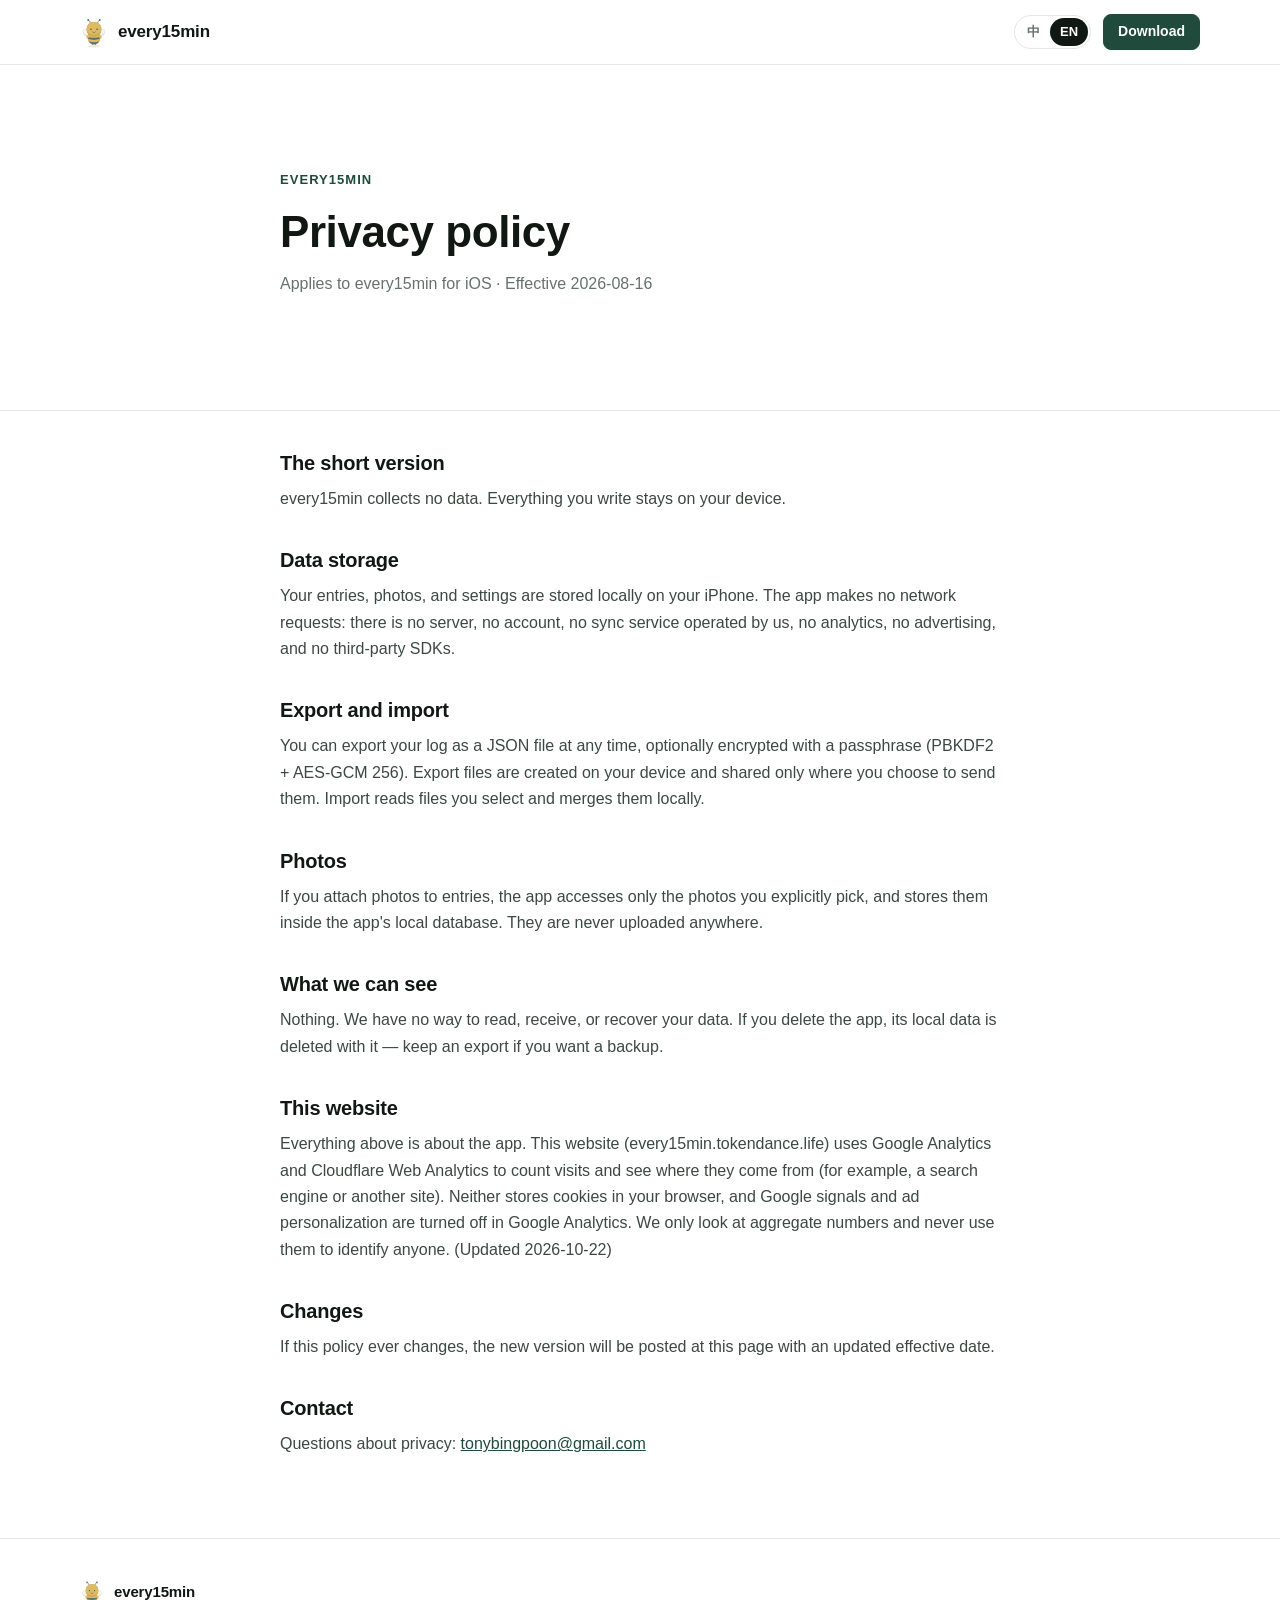
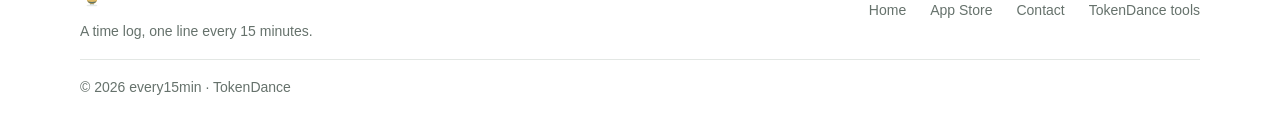
<file: privacy.html>
<!doctype html>
<html lang="zh-Hans" data-active="zh">
  <head>
    <meta charset="utf-8" />
    <meta name="viewport" content="width=device-width,initial-scale=1" />
    <title data-title-zh="隐私政策 · every15min" data-title-en="Privacy policy · every15min">隐私政策 · every15min</title>
    <meta
      name="description"
      content="every15min iOS 应用隐私政策：不收集任何数据，记录、照片和设置只保存在你的 iPhone 本地，无账号、无服务器、无广告、无分析工具。"
    />
    <meta name="robots" content="index,follow" />
    <link rel="canonical" href="https://every15min.tokendance.life/privacy.html" />
    <meta name="theme-color" content="#ffffff" media="(prefers-color-scheme: light)" />
    <meta name="theme-color" content="#0f1513" media="(prefers-color-scheme: dark)" />
    <meta property="og:type" content="article" />
    <meta property="og:site_name" content="every15min" />
    <meta property="og:url" content="https://every15min.tokendance.life/privacy.html" />
    <meta property="og:title" content="隐私政策 · every15min" />
    <meta property="og:description" content="every15min 不收集任何数据。你写下的一切都保存在你的设备上。" />
    <meta property="og:image" content="https://every15min.tokendance.life/assets/og-image.png" />
    <meta name="twitter:card" content="summary_large_image" />
    <link rel="icon" href="mascot.svg?v=pro-20261021" type="image/svg+xml" />
    <link rel="apple-touch-icon" href="assets/apple-touch-icon.png" />
    <link rel="stylesheet" href="story.css?v=pro-20261021" />
    <script type="application/ld+json">
      {
        "@context": "https://schema.org",
        "@type": "WebPage",
        "@id": "https://every15min.tokendance.life/privacy.html",
        "url": "https://every15min.tokendance.life/privacy.html",
        "name": "隐私政策 · every15min",
        "inLanguage": ["zh-Hans", "en"],
        "datePublished": "2026-08-16",
        "isPartOf": { "@id": "https://every15min.tokendance.life/#website" },
        "about": { "@id": "https://every15min.tokendance.life/#app" },
        "breadcrumb": {
          "@type": "BreadcrumbList",
          "itemListElement": [
            { "@type": "ListItem", "position": 1, "name": "every15min", "item": "https://every15min.tokendance.life/" },
            { "@type": "ListItem", "position": 2, "name": "隐私政策", "item": "https://every15min.tokendance.life/privacy.html" }
          ]
        }
      }
    </script>
  </head>
  <body class="policy-page">
    <a class="skip-link" href="#main"
      ><span data-lang="zh">跳到正文</span
      ><span data-lang="en">Skip to content</span></a
    >
    <header class="site-header">
      <div class="wrap header-inner">
        <a class="brand" href="/" aria-label="every15min 首页">
          <img src="mascot.svg?v=pro-20261021" width="28" height="28" alt="" />
          <span>every15min</span>
        </a>
        <div class="header-actions">
          <div class="langbar" role="group" aria-label="Language">
            <button type="button" data-set-lang="zh" aria-label="切换为中文" aria-pressed="true">中</button
            ><button type="button" data-set-lang="en" aria-label="Switch to English" aria-pressed="false">EN</button>
          </div>
          <a class="button button-small" href="https://apps.apple.com/app/id6801988119"
            ><span data-lang="zh">下载</span><span data-lang="en">Download</span></a
          >
        </div>
      </div>
    </header>
    <div class="policy-header">
      <div class="wrap">
        <p class="eyebrow">every15min</p>
        <h1><span data-lang="zh">隐私政策</span><span data-lang="en">Privacy policy</span></h1>
        <p class="meta">
          <span data-lang="zh">适用于 every15min iOS 应用 · 生效日期：2026 年 8 月 16 日</span
          ><span data-lang="en">Applies to every15min for iOS · Effective 2026-08-16</span>
        </p>
      </div>
    </div>
    <main id="main" class="wrap policy-content">
      <div data-lang="zh">
        <h2>简要说明</h2>
        <p>every15min 不收集任何数据。你写下的一切都保存在你的设备上。</p>
        <h2>数据存储</h2>
        <p>
          你的记录、照片和设置均存储在你的 iPhone
          本地。应用不发起网络请求：我们没有服务器、账号或同步服务，也没有分析工具、广告和第三方
          SDK。
        </p>
        <h2>导出和导入</h2>
        <p>
          你可以随时将记录导出为 JSON 文件，并可选择使用口令加密（PBKDF2 +
          AES-GCM
          256）。导出文件在你的设备上创建，仅分享到你自行选择的位置。导入功能只读取你选中的文件，并在本地合并。
        </p>
        <h2>照片</h2>
        <p>
          当你为记录添加照片时，应用仅访问你明确选择的照片，并将其存储在应用的本地数据库中。照片不会上传到任何地方。
        </p>
        <h2>我们能看到什么</h2>
        <p>
          什么也看不到。我们无法读取、接收或恢复你的数据。删除应用会同时删除其本地数据；如需备份，请保留一份导出文件。
        </p>
        <h2>本网站</h2>
        <p>
          以上内容只针对 App。本网站（every15min.tokendance.life）使用 Google
          Analytics 和 Cloudflare Web Analytics
          统计访问量和访问来源（例如来自搜索引擎还是其他网站）。两者都不在你的浏览器里保存
          Cookie，Google Analytics 已关闭 Google
          信号和广告个性化。我们只看汇总数据，不会用来识别任何人。（2026 年 10 月 22 日更新）
        </p>
        <h2>政策变更</h2>
        <p>如本政策发生变更，新版本会发布在此页面，并更新生效日期。</p>
        <h2>联系我们</h2>
        <p>
          隐私相关问题，请联系：<a href="mailto:tonybingpoon@gmail.com"
            >tonybingpoon@gmail.com</a
          >
        </p>
      </div>
      <div data-lang="en">
        
        <h2>The short version</h2>
        <p>
          every15min collects no data. Everything you write stays on your
          device.
        </p>

        <h2>Data storage</h2>
        <p>
          Your entries, photos, and settings are stored locally on your iPhone.
          The app makes no network requests: there is no server, no account, no
          sync service operated by us, no analytics, no advertising, and no
          third-party SDKs.
        </p>

        <h2>Export and import</h2>
        <p>
          You can export your log as a JSON file at any time, optionally
          encrypted with a passphrase (PBKDF2 + AES-GCM 256). Export files are
          created on your device and shared only where you choose to send them.
          Import reads files you select and merges them locally.
        </p>

        <h2>Photos</h2>
        <p>
          If you attach photos to entries, the app accesses only the photos you
          explicitly pick, and stores them inside the app's local database. They
          are never uploaded anywhere.
        </p>

        <h2>What we can see</h2>
        <p>
          Nothing. We have no way to read, receive, or recover your data. If you
          delete the app, its local data is deleted with it — keep an export if
          you want a backup.
        </p>

        <h2>This website</h2>
        <p>
          Everything above is about the app. This website
          (every15min.tokendance.life) uses Google Analytics and Cloudflare Web
          Analytics to count visits and see where they come from (for example,
          a search engine or another site). Neither stores cookies in your
          browser, and Google signals and ad personalization are turned off in
          Google Analytics. We only look at aggregate numbers and never use
          them to identify anyone. (Updated 2026-10-22)
        </p>

        <h2>Changes</h2>
        <p>
          If this policy ever changes, the new version will be posted at this
          page with an updated effective date.
        </p>

        <h2>Contact</h2>
        <p>
          Questions about privacy:
          <a href="mailto:tonybingpoon@gmail.com">tonybingpoon@gmail.com</a>
        </p>
      </div>
    </main>
    <footer class="site-footer">
      <div class="wrap footer-inner">
        <div class="footer-brand">
          <a class="brand" href="/">
            <img src="mascot.svg?v=pro-20261021" width="24" height="24" alt="" />
            <span>every15min</span>
          </a>
          <p><span data-lang="zh">每 15 分钟一行的时间记录 App。</span><span data-lang="en">A time log, one line every 15 minutes.</span></p>
        </div>
        <nav class="footer-links" aria-label="页脚导航">
          <a href="index.html"><span data-lang="zh">首页</span><span data-lang="en">Home</span></a>
          <a href="https://apps.apple.com/app/id6801988119">App Store</a>
          <a href="mailto:tonybingpoon@gmail.com"><span data-lang="zh">联系我们</span><span data-lang="en">Contact</span></a>
          <a href="https://tokendance.life/"><span data-lang="zh">TokenDance 工具集</span><span data-lang="en">TokenDance tools</span></a>
        </nav>
        <p class="copyright">© 2026 every15min · TokenDance</p>
      </div>
    </footer>
    <script src="/analytics.js?v=20261022c"></script>
    <script type="module" src="https://static.cloudflareinsights.com/beacon.min.js" data-cf-beacon='{"token": "9a2aa15702aa4fb48d0aad12bdae634c"}'></script>
    <script src="language.js?v=pro-20261021"></script>
  </body>
</html>
</file>
<file: story.css>
:root {
  color-scheme: light;
  --bg: #ffffff;
  --bg-alt: #f6f7f5;
  --surface: #ffffff;
  --ink: #111814;
  --ink-2: #3c4842;
  --muted: #66726c;
  --line: #e3e7e4;
  --brand: #1f4a3c;
  --brand-ink: #ffffff;
  --accent: #c98a12;
  --code-bg: #0f1513;
  --code-ink: #dfe7e2;
  --code-muted: #7c8b84;
  --radius: 14px;
  --shadow: 0 1px 2px rgba(17, 24, 20, 0.05), 0 12px 32px rgba(17, 24, 20, 0.08);
  --font: -apple-system, BlinkMacSystemFont, "SF Pro Text", "Segoe UI",
    "PingFang SC", "Hiragino Sans GB", "Microsoft YaHei", "Helvetica Neue",
    Arial, sans-serif;
  --mono: ui-monospace, "SF Mono", SFMono-Regular, Menlo, Consolas, monospace;
}
@media (prefers-color-scheme: dark) {
  :root {
    color-scheme: dark;
    --bg: #0f1513;
    --bg-alt: #141c19;
    --surface: #18211e;
    --ink: #eef2ef;
    --ink-2: #c3ccc7;
    --muted: #8d9993;
    --line: #26312d;
    --brand: #8fd1b4;
    --brand-ink: #0c1411;
    --accent: #e6b04a;
    --code-bg: #0a0f0d;
    --shadow: 0 1px 2px rgba(0, 0, 0, 0.3), 0 12px 32px rgba(0, 0, 0, 0.35);
  }
}

*,
*::before,
*::after {
  box-sizing: border-box;
}
html {
  scroll-behavior: smooth;
  -webkit-text-size-adjust: 100%;
}
@media (prefers-reduced-motion: reduce) {
  html {
    scroll-behavior: auto;
  }
  *,
  *::before,
  *::after {
    animation: none !important;
    transition: none !important;
  }
}
body {
  margin: 0;
  background: var(--bg);
  color: var(--ink);
  font-family: var(--font);
  font-size: 16px;
  line-height: 1.65;
  -webkit-font-smoothing: antialiased;
}
img,
svg {
  max-width: 100%;
  height: auto;
}
a {
  color: inherit;
}
h1,
h2,
h3 {
  margin: 0;
  line-height: 1.25;
  letter-spacing: -0.01em;
  text-wrap: balance;
}
p {
  margin: 0;
}
.wrap {
  width: min(1120px, calc(100% - 40px));
  margin-inline: auto;
}
[data-lang] {
  display: none;
}
html[data-active="zh"] [data-lang="zh"],
html[data-active="en"] [data-lang="en"] {
  display: revert;
}
:focus-visible {
  outline: 2px solid var(--brand);
  outline-offset: 3px;
  border-radius: 6px;
}
.skip-link {
  position: fixed;
  z-index: 100;
  top: 12px;
  left: 12px;
  transform: translateY(-200%);
  padding: 10px 14px;
  border-radius: 8px;
  background: var(--ink);
  color: var(--bg);
  text-decoration: none;
}
.skip-link:focus {
  transform: none;
}

/* Header */
.site-header {
  position: sticky;
  top: 0;
  z-index: 50;
  background: color-mix(in srgb, var(--bg) 88%, transparent);
  backdrop-filter: saturate(160%) blur(12px);
  -webkit-backdrop-filter: saturate(160%) blur(12px);
  border-bottom: 1px solid var(--line);
}
.header-inner {
  display: flex;
  align-items: center;
  gap: 24px;
  height: 64px;
}
.brand {
  display: inline-flex;
  align-items: center;
  gap: 10px;
  font-weight: 700;
  font-size: 17px;
  text-decoration: none;
  letter-spacing: -0.01em;
}
.site-nav {
  display: flex;
  gap: 24px;
  margin-left: 16px;
}
.site-nav a {
  color: var(--ink-2);
  font-size: 15px;
  text-decoration: none;
}
.site-nav a:hover {
  color: var(--ink);
}
.header-actions {
  display: flex;
  align-items: center;
  gap: 12px;
  margin-left: auto;
}
.langbar {
  display: inline-flex;
  border: 1px solid var(--line);
  border-radius: 999px;
  padding: 2px;
}
.langbar button {
  border: 0;
  background: none;
  color: var(--muted);
  font: inherit;
  font-size: 13px;
  font-weight: 600;
  padding: 3px 10px;
  border-radius: 999px;
  cursor: pointer;
}
.langbar button[aria-pressed="true"] {
  background: var(--ink);
  color: var(--bg);
}

/* Buttons */
.button {
  display: inline-flex;
  align-items: center;
  justify-content: center;
  gap: 8px;
  min-height: 48px;
  padding: 0 22px;
  border-radius: 10px;
  background: var(--brand);
  color: var(--brand-ink);
  border: 1px solid var(--brand);
  font-weight: 600;
  font-size: 16px;
  text-decoration: none;
  transition: filter 0.15s ease;
}
.button:hover {
  filter: brightness(1.08);
}
.button-small {
  min-height: 36px;
  padding: 0 14px;
  font-size: 14px;
  border-radius: 8px;
}
.button-ghost {
  background: transparent;
  color: var(--ink);
  border-color: var(--line);
}
.button-ghost:hover {
  background: var(--bg-alt);
  filter: none;
}
.text-link {
  display: inline-block;
  margin-top: 20px;
  font-weight: 600;
  text-decoration: none;
  border-bottom: 1px solid currentColor;
}

/* Hero */
.hero {
  padding: 88px 0 96px;
  border-bottom: 1px solid var(--line);
  background: radial-gradient(
      60% 80% at 85% 20%,
      color-mix(in srgb, var(--brand) 8%, transparent),
      transparent 70%
    ),
    var(--bg);
}
.hero-grid {
  display: grid;
  grid-template-columns: minmax(0, 1.1fr) minmax(0, 0.9fr);
  gap: 64px;
  align-items: center;
}
.eyebrow {
  margin-bottom: 14px;
  color: var(--brand);
  font-size: 13px;
  font-weight: 700;
  letter-spacing: 0.08em;
  text-transform: uppercase;
}
.hero h1 {
  font-size: clamp(36px, 5.2vw, 58px);
  font-weight: 800;
  letter-spacing: -0.025em;
  line-height: 1.12;
}
.lede {
  margin-top: 22px;
  max-width: 34em;
  color: var(--ink-2);
  font-size: 18px;
}
.cta-row {
  display: flex;
  flex-wrap: wrap;
  gap: 12px;
  margin-top: 32px;
}
.fact-list {
  display: flex;
  flex-wrap: wrap;
  gap: 8px 24px;
  margin: 28px 0 0;
  padding: 0;
  list-style: none;
  color: var(--muted);
  font-size: 14px;
}
.fact-list li::before {
  content: "✓";
  margin-right: 6px;
  color: var(--brand);
  font-weight: 700;
}

/* Device preview */
.device {
  margin: 0;
  justify-self: center;
  width: min(380px, 100%);
}
.device-screen {
  padding: 22px 20px 18px;
  border-radius: 32px;
  border: 8px solid #1b2320;
  background: var(--code-bg);
  color: var(--code-ink);
  font-family: var(--mono);
  font-size: 13.5px;
  box-shadow: var(--shadow);
}
.screen-top {
  display: flex;
  justify-content: space-between;
  color: var(--code-muted);
  font-size: 12px;
}
.screen-date {
  color: var(--code-ink);
  font-weight: 600;
}
.sparkline {
  display: grid;
  grid-template-columns: repeat(24, 1fr);
  align-items: end;
  gap: 3px;
  height: 44px;
  margin: 16px 0 14px;
  padding-bottom: 6px;
  border-bottom: 1px solid #25302c;
}
.sparkline i {
  display: block;
  height: max(var(--h), 2px);
  border-radius: 2px;
  background: #8fd1b4;
  opacity: calc(0.35 + var(--h) / 160%);
}
.log {
  margin: 0;
  padding: 0;
  list-style: none;
}
html[data-active="zh"] .log[data-lang="zh"],
html[data-active="en"] .log[data-lang="en"] {
  display: block;
}
.log li {
  display: flex;
  gap: 12px;
  padding: 6px 0;
  border-bottom: 1px dashed #1f2a26;
}
.log time,
.log-lines time {
  flex: none;
  color: var(--code-muted);
}
.log b {
  color: #e6b04a;
  font-weight: 500;
}
.log .gap {
  color: #4a5852;
}
.prompt {
  display: flex;
  align-items: center;
  gap: 8px;
  margin-top: 14px;
  padding: 10px 12px;
  border-radius: 10px;
  background: #18211e;
  color: var(--code-muted);
}
.prompt > span:first-child {
  color: #8fd1b4;
}
.caret {
  width: 8px;
  height: 16px;
  background: #8fd1b4;
  animation: blink 1.1s steps(1) infinite;
}
@keyframes blink {
  50% {
    opacity: 0;
  }
}
.device figcaption,
.preview-caption {
  display: block;
  margin-top: 12px;
  color: var(--muted);
  font-size: 12px;
  text-align: center;
}

/* Sections */
.section {
  padding: 96px 0;
}
.section-alt {
  background: var(--bg-alt);
  border-block: 1px solid var(--line);
}
.section-head {
  max-width: 720px;
  margin-bottom: 48px;
}
.section-head h2,
.privacy-grid h2,
.cta-band h2 {
  font-size: clamp(28px, 3.4vw, 38px);
  font-weight: 800;
}
.section-lede {
  margin-top: 16px;
  color: var(--ink-2);
  font-size: 17px;
}

/* Steps */
.steps {
  display: grid;
  grid-template-columns: repeat(3, 1fr);
  gap: 12px;
}
.step {
  display: grid;
  gap: 2px;
  padding: 18px 20px;
  border: 1px solid var(--line);
  border-radius: var(--radius);
  background: var(--surface);
  color: var(--ink);
  font: inherit;
  text-align: left;
  cursor: pointer;
  transition: border-color 0.15s ease, box-shadow 0.15s ease;
}
.step:hover {
  border-color: color-mix(in srgb, var(--brand) 40%, var(--line));
}
.step.active {
  border-color: var(--brand);
  box-shadow: inset 0 0 0 1px var(--brand);
}
.step-no {
  color: var(--brand);
  font-family: var(--mono);
  font-size: 13px;
  font-weight: 700;
}
.step b {
  font-size: 18px;
}
.step small {
  color: var(--muted);
  font-size: 14px;
}
.scene {
  display: grid;
  grid-template-columns: minmax(0, 1fr) minmax(0, 1fr);
  gap: 48px;
  align-items: center;
  margin-top: 16px;
  padding: 40px;
  border: 1px solid var(--line);
  border-radius: var(--radius);
  background: var(--surface);
}
.scene-kicker {
  color: var(--muted);
  font-family: var(--mono);
  font-size: 13px;
}
.scene h3 {
  margin-top: 10px;
  font-size: 26px;
  font-weight: 750;
}
.scene p#sceneText {
  margin-top: 14px;
  color: var(--ink-2);
  font-size: 17px;
}
.log-window {
  overflow: hidden;
  border-radius: 12px;
  background: var(--code-bg);
  color: var(--code-ink);
  font-family: var(--mono);
  font-size: 14px;
  box-shadow: var(--shadow);
}
.window-top {
  display: flex;
  align-items: center;
  gap: 6px;
  padding: 10px 14px;
  border-bottom: 1px solid #1f2a26;
  color: var(--code-muted);
  font-size: 12px;
}
.window-top i {
  width: 10px;
  height: 10px;
  border-radius: 50%;
  background: #2c3833;
}
.window-top span {
  margin-left: 8px;
}
.log-lines {
  padding: 14px 16px 18px;
}
.log-lines p {
  display: flex;
  gap: 12px;
  padding: 5px 0;
}
.log-lines .cursor {
  color: #8fd1b4;
}
.log-lines .gap {
  color: #4a5852;
}

/* Features */
.feature-grid {
  display: grid;
  grid-template-columns: repeat(3, 1fr);
  gap: 16px;
}
.feature {
  padding: 28px;
  border: 1px solid var(--line);
  border-radius: var(--radius);
  background: var(--surface);
}
.feature-icon {
  display: inline-grid;
  place-items: center;
  width: 40px;
  height: 40px;
  border-radius: 10px;
  background: color-mix(in srgb, var(--brand) 12%, transparent);
  color: var(--brand);
  font-family: var(--mono);
  font-weight: 700;
}
.feature h3 {
  margin-top: 18px;
  font-size: 18px;
}
.feature p {
  margin-top: 8px;
  color: var(--ink-2);
  font-size: 15px;
}

/* Use cases */
.usecase-grid {
  display: grid;
  grid-template-columns: repeat(4, 1fr);
  gap: 32px;
}
.usecase {
  padding-top: 20px;
  border-top: 2px solid var(--ink);
}
.usecase h3 {
  font-size: 17px;
}
.usecase p {
  margin-top: 8px;
  color: var(--ink-2);
  font-size: 15px;
}

/* Privacy */
.section-dark {
  --ink: #eef2ef;
  --ink-2: #c3ccc7;
  --muted: #8d9993;
  --line: #2a3531;
  --brand: #8fd1b4;
  background: #0f1513;
  color: var(--ink);
}
.privacy-grid {
  display: grid;
  grid-template-columns: minmax(0, 1fr) minmax(0, 1fr);
  gap: 64px;
  align-items: start;
}
.privacy-grid p {
  margin-top: 18px;
  color: var(--ink-2);
  font-size: 17px;
}
.spec-list {
  margin: 0;
  border-top: 1px solid var(--line);
}
.spec-list div {
  display: flex;
  justify-content: space-between;
  gap: 16px;
  padding: 16px 0;
  border-bottom: 1px solid var(--line);
}
.spec-list dt {
  color: var(--muted);
}
.spec-list dd {
  margin: 0;
  font-weight: 600;
  text-align: right;
}

/* FAQ */
.faq-wrap {
  display: grid;
  grid-template-columns: minmax(0, 0.8fr) minmax(0, 1.2fr);
  gap: 64px;
}
.faq-wrap .section-head {
  margin-bottom: 0;
}
.faq details {
  border-bottom: 1px solid var(--line);
}
.faq details:first-child {
  border-top: 1px solid var(--line);
}
.faq summary {
  position: relative;
  padding: 20px 36px 20px 0;
  font-size: 17px;
  font-weight: 650;
  list-style: none;
  cursor: pointer;
}
.faq summary::-webkit-details-marker {
  display: none;
}
.faq summary::after {
  content: "+";
  position: absolute;
  right: 4px;
  top: 16px;
  color: var(--muted);
  font-size: 22px;
  font-weight: 400;
}
.faq details[open] summary::after {
  content: "−";
}
.faq details p {
  padding: 0 0 22px;
  color: var(--ink-2);
}

/* CTA */
.cta-band {
  padding: 72px 0;
  background: var(--bg-alt);
  border-top: 1px solid var(--line);
}
.cta-inner {
  display: flex;
  flex-wrap: wrap;
  align-items: center;
  justify-content: space-between;
  gap: 24px;
}
.cta-inner p {
  margin-top: 10px;
  color: var(--ink-2);
}

/* Footer */
.site-footer {
  padding: 40px 0;
  border-top: 1px solid var(--line);
  color: var(--muted);
  font-size: 14px;
}
.footer-inner {
  display: grid;
  grid-template-columns: 1fr auto;
  gap: 16px 32px;
  align-items: center;
}
.footer-brand .brand {
  color: var(--ink);
  font-size: 15px;
}
.footer-brand p {
  margin-top: 6px;
}
.footer-links {
  display: flex;
  flex-wrap: wrap;
  gap: 8px 24px;
}
.footer-links a {
  text-decoration: none;
}
.footer-links a:hover {
  color: var(--ink);
}
.copyright {
  grid-column: 1 / -1;
  padding-top: 16px;
  border-top: 1px solid var(--line);
}

/* Policy page */
.policy-page .policy-header {
  padding: 64px 0 32px;
  border-bottom: 1px solid var(--line);
}
.policy-header h1 {
  font-size: clamp(32px, 4.4vw, 44px);
  font-weight: 800;
}
.policy-header .meta {
  margin-top: 12px;
  color: var(--muted);
}
.policy-page .policy-header .wrap,
.policy-content {
  max-width: 720px;
  padding: 40px 0 80px;
}
.policy-content h2 {
  margin: 36px 0 10px;
  font-size: 20px;
}
.policy-content h2:first-child {
  margin-top: 0;
}
.policy-content p {
  color: var(--ink-2);
}
.policy-content a {
  color: var(--brand);
}
.policy-summary {
  padding: 18px 20px;
  border-radius: var(--radius);
  background: var(--bg-alt);
  border: 1px solid var(--line);
}

/* Not found */
.notfound {
  padding: 120px 0;
  text-align: center;
}
.notfound h1 {
  font-size: clamp(32px, 4.4vw, 44px);
  font-weight: 800;
}
.notfound p {
  margin: 16px auto 32px;
  max-width: 32em;
  color: var(--ink-2);
}

/* Responsive */
@media (max-width: 960px) {
  .hero-grid,
  .scene,
  .privacy-grid,
  .faq-wrap {
    grid-template-columns: 1fr;
    gap: 40px;
  }
  .feature-grid {
    grid-template-columns: repeat(2, 1fr);
  }
  .usecase-grid {
    grid-template-columns: repeat(2, 1fr);
  }
  .site-nav {
    display: none;
  }
}
@media (max-width: 640px) {
  .hero {
    padding: 56px 0 64px;
  }
  .section {
    padding: 64px 0;
  }
  .steps,
  .feature-grid,
  .usecase-grid {
    grid-template-columns: 1fr;
  }
  .scene {
    padding: 24px;
  }
  .header-inner {
    gap: 12px;
  }
  .footer-inner {
    grid-template-columns: 1fr;
  }
}
</file>
